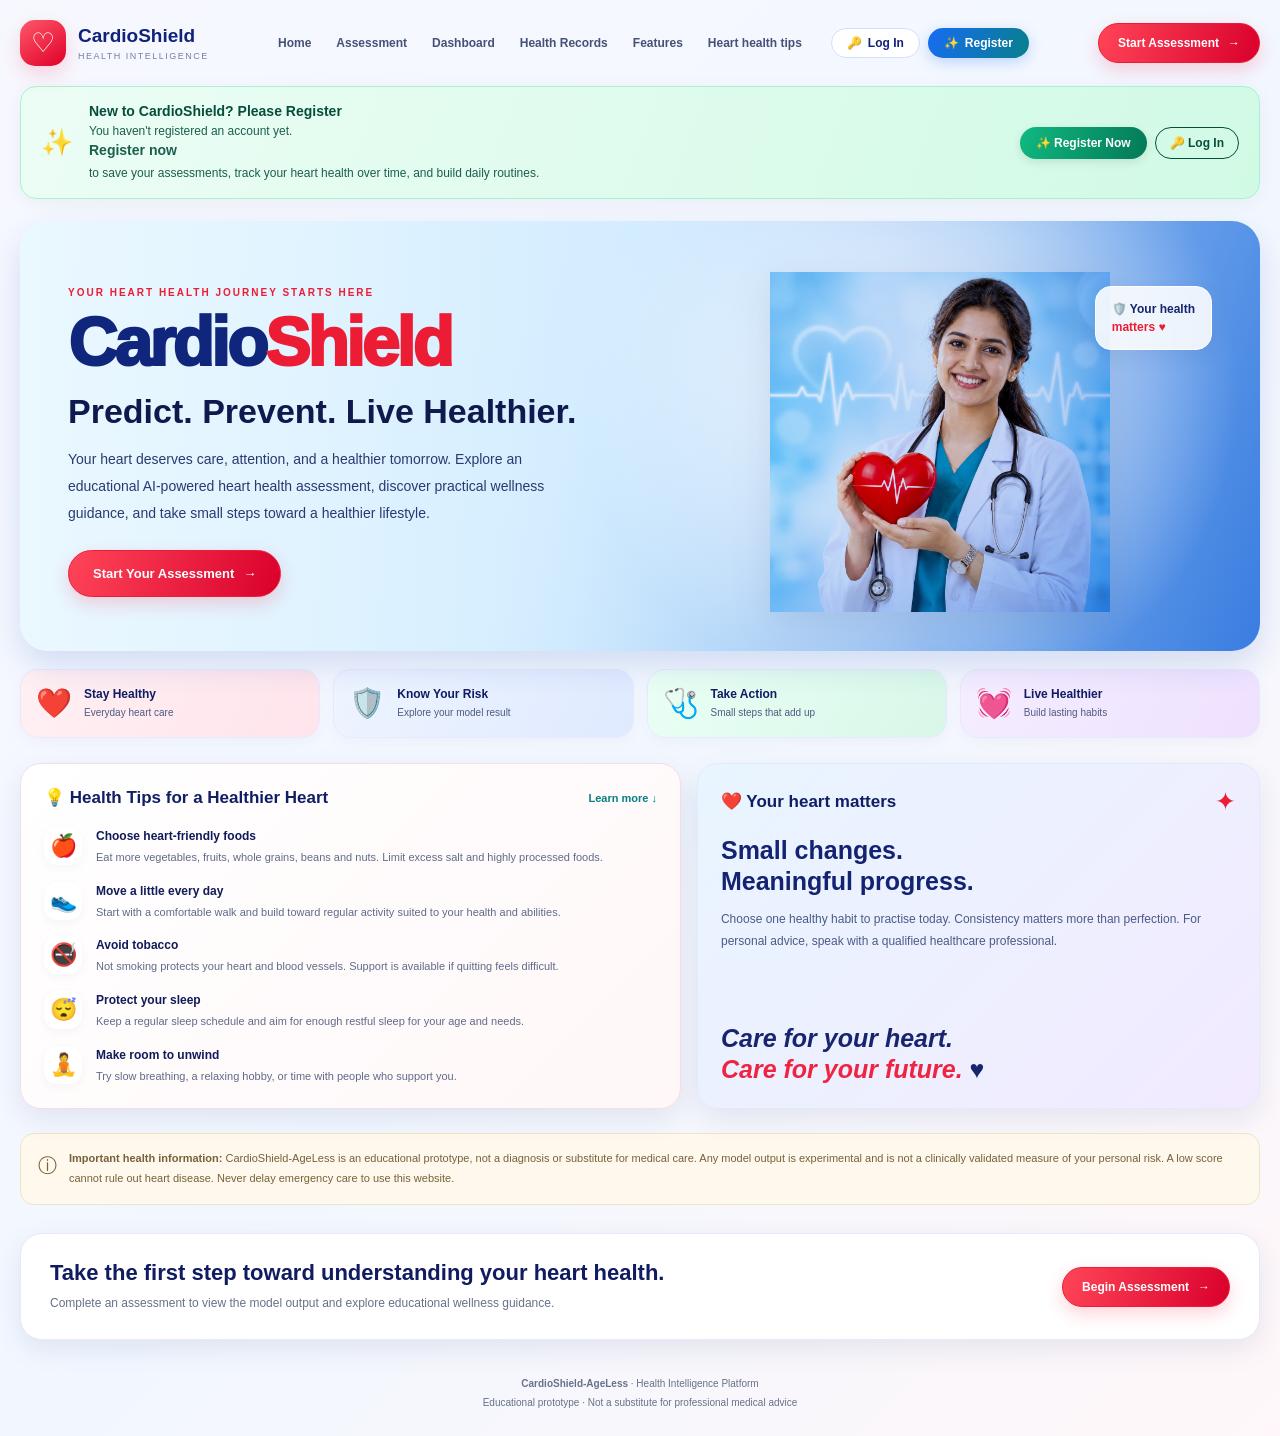
<file: index.html>
<!DOCTYPE html>
<html lang="en">
<head>
  <meta charset="UTF-8">
  <meta name="viewport" content="width=device-width, initial-scale=1">
  <meta name="theme-color" content="#101b61">
  <title>CardioShield-AgeLess | Your Heart, Your Future</title>
  <style>
    :root {
      --navy: #101b61;
      --blue: #176cf3;
      --red: #ed1c35;
      --teal: #087f80;
      --text: #141d52;
      --muted: #66718a;
      --line: #e7eafd;
      --shadow: 0 10px 28px rgba(27,43,105,.09);
    }
    * { box-sizing: border-box; }
    html { scroll-behavior: smooth; }
    body {
      margin: 0;
      font-family: Arial, Helvetica, sans-serif;
      color: var(--text);
      background: linear-gradient(135deg,#f7f8ff 0%,#f2f7ff 55%,#fff7f9 100%);
    }
    a { color: inherit; text-decoration: none; }
    .site-header {
      width: min(1240px, calc(100% - 40px));
      margin: 0 auto;
      padding: 20px 0;
      display: flex;
      align-items: center;
      justify-content: space-between;
      gap: 20px;
    }
    .brand { display: flex; align-items: center; gap: 12px; }
    .brand-logo {
      width: 46px; height: 46px; display: grid; place-items: center;
      border-radius: 15px; color: #fff; font-size: 27px;
      background: linear-gradient(145deg,#ff5869,#df0029);
      box-shadow: 0 8px 20px #f0445a35;
    }
    .brand-name { font-size: 19px; font-weight: 900; color: #10227a; }
    .brand-sub { margin-top: 4px; color: #7580a1; font-size: 9px; letter-spacing: 1.5px; }
    .nav { display: flex; align-items: center; gap: 25px; color: #465176; font-size: 12px; font-weight: 750; }
    .nav a:hover { color: var(--red); }
    .nav-profile-group { display: inline-flex; align-items: center; margin-left: 4px; }
    .button {
      display: inline-flex; align-items: center; justify-content: center; gap: 9px;
      border: 1px solid var(--line); border-radius: 999px; padding: 12px 19px;
      background: #fff; color: var(--navy); font-size: 12px; font-weight: 850;
      transition: transform .2s ease, box-shadow .2s ease;
    }
    .button:hover { transform: translateY(-2px); box-shadow: var(--shadow); }
    .button-primary {
      border-color: var(--red); color: #fff;
      background: linear-gradient(110deg,#ff4558,#d9002c);
      box-shadow: 0 7px 18px #f21b4230;
    }
    main { width: min(1240px, calc(100% - 40px)); margin: 0 auto; }
    .eyebrow { margin: 0 0 12px; color: var(--red); font-size: 10px; font-weight: 900; letter-spacing: 2px; }
    .hero {
      position: relative; display: grid; grid-template-columns: 1.05fr .95fr;
      align-items: center; min-height: 430px; overflow: hidden;
      border-radius: 28px; padding: 42px 48px 30px;
      background: linear-gradient(110deg,#eaf8ff 0%,#cdeaff 44%,#397de0 100%);
      box-shadow: 0 14px 32px rgba(37,83,183,.16); isolation: isolate;
    }
    .hero::before {
      content: ""; position: absolute; inset: 0; z-index: -1;
      background: radial-gradient(circle at 72% 40%,#fff9 0 13%,transparent 35%),
        linear-gradient(90deg,#eaf8ff 0%,#d8efffbb 42%,transparent 73%);
    }
    .hero-copy { position: relative; z-index: 2; max-width: 600px; }
    .hero-brand { margin: 0 0 16px; font-size: clamp(42px,5.3vw,72px); line-height: .98; letter-spacing: -3px; font-weight: 950; color: #10267d; }
    .hero-brand span { color: var(--red); }
    .hero-tagline { margin: 0 0 15px; font-size: clamp(23px,2.7vw,34px); line-height: 1.15; font-weight: 900; color: #10194d; }
    .hero-description { max-width: 500px; margin: 0 0 24px; color: #293a70; font-size: 14px; line-height: 1.9; }
    .hero-cta { padding: 15px 24px; font-size: 13px; }
    .hero-doctor-wrap { position: relative; min-height: 320px; display: flex; justify-content: center; align-items: flex-end; }
    .hero-doctor { display: block; width: 100%; height: 340px; max-width: 470px; object-fit: contain; object-position: center bottom; mix-blend-mode: multiply; filter: drop-shadow(0 10px 18px #183c7a20); }
    .hero-badge {
      position: absolute; top: 14px; right: 0; padding: 13px 16px;
      border: 1px solid #fff; border-radius: 16px; background: #ffffffdf;
      color: #13256e; font-size: 12px; line-height: 1.5; font-weight: 900;
      box-shadow: 0 6px 18px #143d7a16;
    }
    .hero-badge span { color: var(--red); }
    .section-label { display: flex; align-items: end; justify-content: space-between; gap: 16px; margin: 28px 0 14px; }
    .section-label h2 { margin: 0; color: #111e64; font-size: 21px; }
    .section-label p { margin: 6px 0 0; color: var(--muted); font-size: 12px; line-height: 1.6; }
    .feature-strip { display: grid; grid-template-columns: repeat(4,minmax(0,1fr)); gap: 13px; margin: 18px 0 25px; }
    .feature-tile { display: flex; align-items: center; gap: 12px; min-width: 0; padding: 17px 15px; border-radius: 18px; border: 1px solid var(--line); box-shadow: 0 5px 15px #1b2b6908; transition: transform .2s ease; }
    .feature-tile:hover { transform: translateY(-3px); }
    .feature-tile:nth-child(1) { background: linear-gradient(120deg,#fff0f3,#ffe4ec); }
    .feature-tile:nth-child(2) { background: linear-gradient(120deg,#eef4ff,#dfeaff); }
    .feature-tile:nth-child(3) { background: linear-gradient(120deg,#eafff5,#d8f7e9); }
    .feature-tile:nth-child(4) { background: linear-gradient(120deg,#f5edff,#eee1ff); }
    .feature-icon { font-size: 29px; line-height: 1; }
    .feature-tile strong { display: block; margin-bottom: 4px; color: #101d63; font-size: 12px; }
    .feature-tile small { display: block; color: #4d5a83; font-size: 10px; line-height: 1.5; }
    .tips-impact { display: grid; grid-template-columns: 1.08fr .92fr; gap: 16px; margin: 0 0 24px; }
    .tips-panel { padding: 23px; border-radius: 21px; border: 1px solid #f3dfe7; background: linear-gradient(135deg,#fff 0%,#fff7f8 100%); box-shadow: var(--shadow); }
    .tips-heading { display: flex; align-items: center; justify-content: space-between; gap: 10px; margin-bottom: 19px; }
    .tips-heading h2 { margin: 0; color: #111e64; font-size: 17px; }
    .tip-spark { font-size: 25px; color: var(--red); }
    .tip-list { display: grid; gap: 15px; }
    .tip-row { display: grid; grid-template-columns: 40px 1fr; gap: 12px; align-items: start; }
    .tip-emoji { width: 38px; height: 38px; display: grid; place-items: center; border-radius: 13px; background: #fff; font-size: 22px; box-shadow: 0 3px 10px #16286b0b; }
    .tip-row strong { display: block; margin: 2px 0 5px; color: #111b59; font-size: 12px; }
    .tip-row p { margin: 0; color: #606b88; font-size: 11px; line-height: 1.7; }
    .tip-side { display: flex; flex-direction: column; justify-content: space-between; border-color: #e2e8ff; background: linear-gradient(135deg,#e8f5ff,#f2eaff); }
    .tip-side h3 { margin: 0 0 10px; color: #132371; font-size: 25px; line-height: 1.25; }
    .tip-side p { margin: 0; color: #4c5b87; font-size: 12px; line-height: 1.85; }
    .tip-quote { margin-top: 25px; color: #17246e; font-size: 25px; line-height: 1.25; font-weight: 900; font-style: italic; }
    .tip-quote span { color: #ef2342; }
    .notice { display: flex; align-items: flex-start; gap: 12px; margin: 0 0 28px; padding: 15px 17px; border: 1px solid #f0e4c8; border-radius: 14px; background: #fff9ed; color: #78603a; font-size: 11px; line-height: 1.8; }
    .notice-icon { font-size: 19px; }
    .bottom-cta { display: flex; align-items: center; justify-content: space-between; gap: 22px; padding: 26px 29px; margin-bottom: 26px; border: 1px solid var(--line); border-radius: 22px; background: #fff; box-shadow: var(--shadow); }
    .bottom-cta h2 { margin: 0 0 7px; color: var(--navy); font-size: 22px; }
    .bottom-cta p { margin: 0; color: var(--muted); font-size: 12px; line-height: 1.7; }
    footer { padding: 8px 0 24px; text-align: center; color: var(--muted); font-size: 10px; line-height: 1.9; }
    @media (max-width: 1000px) {
      .hero { grid-template-columns: 1fr .8fr; padding: 32px 28px 20px; }
      .hero-doctor { height: 285px; }
      .feature-strip { grid-template-columns: repeat(2,minmax(0,1fr)); }
      .tips-impact { grid-template-columns: 1fr; }
    }
    @media (max-width: 700px) {
      .site-header { width: min(100% - 28px,1240px); flex-wrap: wrap; }
      .nav { order: 3; width: 100%; justify-content: space-between; gap: 10px; overflow-x: auto; padding: 5px 0; }
      .nav a { white-space: nowrap; }
      .header-cta { margin-left: auto; }
      main { width: min(100% - 28px,1240px); }
      .hero { grid-template-columns: 1fr; padding: 28px 22px 0; min-height: 0; }
      .hero-brand { font-size: 46px; letter-spacing: -2px; }
      .hero-tagline { font-size: 25px; }
      .hero-doctor-wrap { min-height: 205px; }
      .hero-doctor { height: 235px; max-width: 330px; }
      .hero-badge { top: 8px; right: 2px; }
      .feature-tile { padding: 13px 10px; }
      .feature-icon { font-size: 24px; }
      .tips-panel { padding: 18px; }
      .bottom-cta { align-items: flex-start; flex-direction: column; padding: 22px; }
    }
    @media (max-width: 390px) {
      .feature-strip { grid-template-columns: 1fr; }
      .nav { font-size: 11px; }
      .hero-brand { font-size: 39px; }
    }
  </style>
</head>
<body>
  <header class="site-header">
    <a class="brand" href="index.html" aria-label="CardioShield home">
      <span class="brand-logo">♡</span>
      <span>
        <span class="brand-name" style="display:block">CardioShield</span>
        <span class="brand-sub" style="display:block">HEALTH INTELLIGENCE</span>
      </span>
    </a>
    <nav class="nav" aria-label="Main navigation">
      <a href="#home">Home</a>
      <a href="assessment.html">Assessment</a>
      <a href="dashboard.html">Dashboard</a>
      <a href="health-records.html">Health Records</a>
      <a href="#features">Features</a>
      <a href="#heart-tips">Heart health tips</a>
      <div id="navProfileGroup" class="nav-profile-group"></div>
    </nav>
    <a class="button button-primary header-cta" href="assessment.html">Start Assessment <span aria-hidden="true">→</span></a>
  </header>

  <main>
    <div id="authStatusBanner" style="margin-bottom: 22px;"></div>
    <section class="hero" id="home" aria-label="CardioShield welcome">
      <div class="hero-copy">
        <p class="eyebrow">YOUR HEART HEALTH JOURNEY STARTS HERE</p>
        <h1 class="hero-brand">Cardio<span>Shield</span></h1>
        <p class="hero-tagline">Predict. Prevent. Live Healthier.</p>
        <p class="hero-description">Your heart deserves care, attention, and a healthier tomorrow. Explore an educational AI-powered heart health assessment, discover practical wellness guidance, and take small steps toward a healthier lifestyle.</p>
        <a class="button button-primary hero-cta" href="assessment.html">Start Your Assessment <span aria-hidden="true">→</span></a>
      </div>
      <div class="hero-doctor-wrap">
        <img class="hero-doctor" src="doctor-heart.png" alt="Illustration of a doctor wearing a stethoscope and holding a heart" onerror="this.style.display='none';this.parentElement.classList.add('image-missing')">
        <div class="hero-badge">🛡️ Your health<br><span>matters ♥</span></div>
      </div>
    </section>

    <section id="features" class="feature-strip" aria-label="CardioShield features">
      <a class="feature-tile" href="#heart-tips"><span class="feature-icon">❤️</span><span><strong>Stay Healthy</strong><small>Everyday heart care</small></span></a>
      <a class="feature-tile" href="assessment.html"><span class="feature-icon">🛡️</span><span><strong>Know Your Risk</strong><small>Explore your model result</small></span></a>
      <a class="feature-tile" href="#heart-tips"><span class="feature-icon">🩺</span><span><strong>Take Action</strong><small>Small steps that add up</small></span></a>
      <a class="feature-tile" href="#about"><span class="feature-icon">💓</span><span><strong>Live Healthier</strong><small>Build lasting habits</small></span></a>
    </section>

    <section class="tips-impact" id="heart-tips" aria-label="Heart health tips">
      <div class="tips-panel">
        <div class="tips-heading"><h2>💡 Health Tips for a Healthier Heart</h2><a href="#about" style="font-size:11px;font-weight:800;color:#087f80">Learn more ↓</a></div>
        <div class="tip-list">
          <div class="tip-row"><span class="tip-emoji">🍎</span><div><strong>Choose heart-friendly foods</strong><p>Eat more vegetables, fruits, whole grains, beans and nuts. Limit excess salt and highly processed foods.</p></div></div>
          <div class="tip-row"><span class="tip-emoji">👟</span><div><strong>Move a little every day</strong><p>Start with a comfortable walk and build toward regular activity suited to your health and abilities.</p></div></div>
          <div class="tip-row"><span class="tip-emoji">🚭</span><div><strong>Avoid tobacco</strong><p>Not smoking protects your heart and blood vessels. Support is available if quitting feels difficult.</p></div></div>
          <div class="tip-row"><span class="tip-emoji">😴</span><div><strong>Protect your sleep</strong><p>Keep a regular sleep schedule and aim for enough restful sleep for your age and needs.</p></div></div>
          <div class="tip-row"><span class="tip-emoji">🧘</span><div><strong>Make room to unwind</strong><p>Try slow breathing, a relaxing hobby, or time with people who support you.</p></div></div>
        </div>
      </div>
      <div class="tips-panel tip-side" id="about">
        <div>
          <div class="tips-heading"><h2>❤️ Your heart matters</h2><span class="tip-spark">✦</span></div>
          <h3>Small changes.<br>Meaningful progress.</h3>
          <p>Choose one healthy habit to practise today. Consistency matters more than perfection. For personal advice, speak with a qualified healthcare professional.</p>
        </div>
        <div class="tip-quote">Care for your heart.<br><span>Care for your future.</span> ♥</div>
      </div>
    </section>

    <div class="notice" role="note">
      <span class="notice-icon">ⓘ</span>
      <div><strong>Important health information:</strong> CardioShield-AgeLess is an educational prototype, not a diagnosis or substitute for medical care. Any model output is experimental and is not a clinically validated measure of your personal risk. A low score cannot rule out heart disease. Never delay emergency care to use this website.</div>
    </div>

    <section class="bottom-cta" aria-label="Begin assessment">
      <div>
        <h2>Take the first step toward understanding your heart health.</h2>
        <p>Complete an assessment to view the model output and explore educational wellness guidance.</p>
      </div>
      <a class="button button-primary" href="assessment.html">Begin Assessment <span aria-hidden="true">→</span></a>
    </section>
  </main>

  <footer>
    <strong>CardioShield-AgeLess</strong> · Health Intelligence Platform<br>
    Educational prototype · Not a substitute for professional medical advice
  </footer>
  <script src="auth.js"></script>
</body>
</html>
</file>
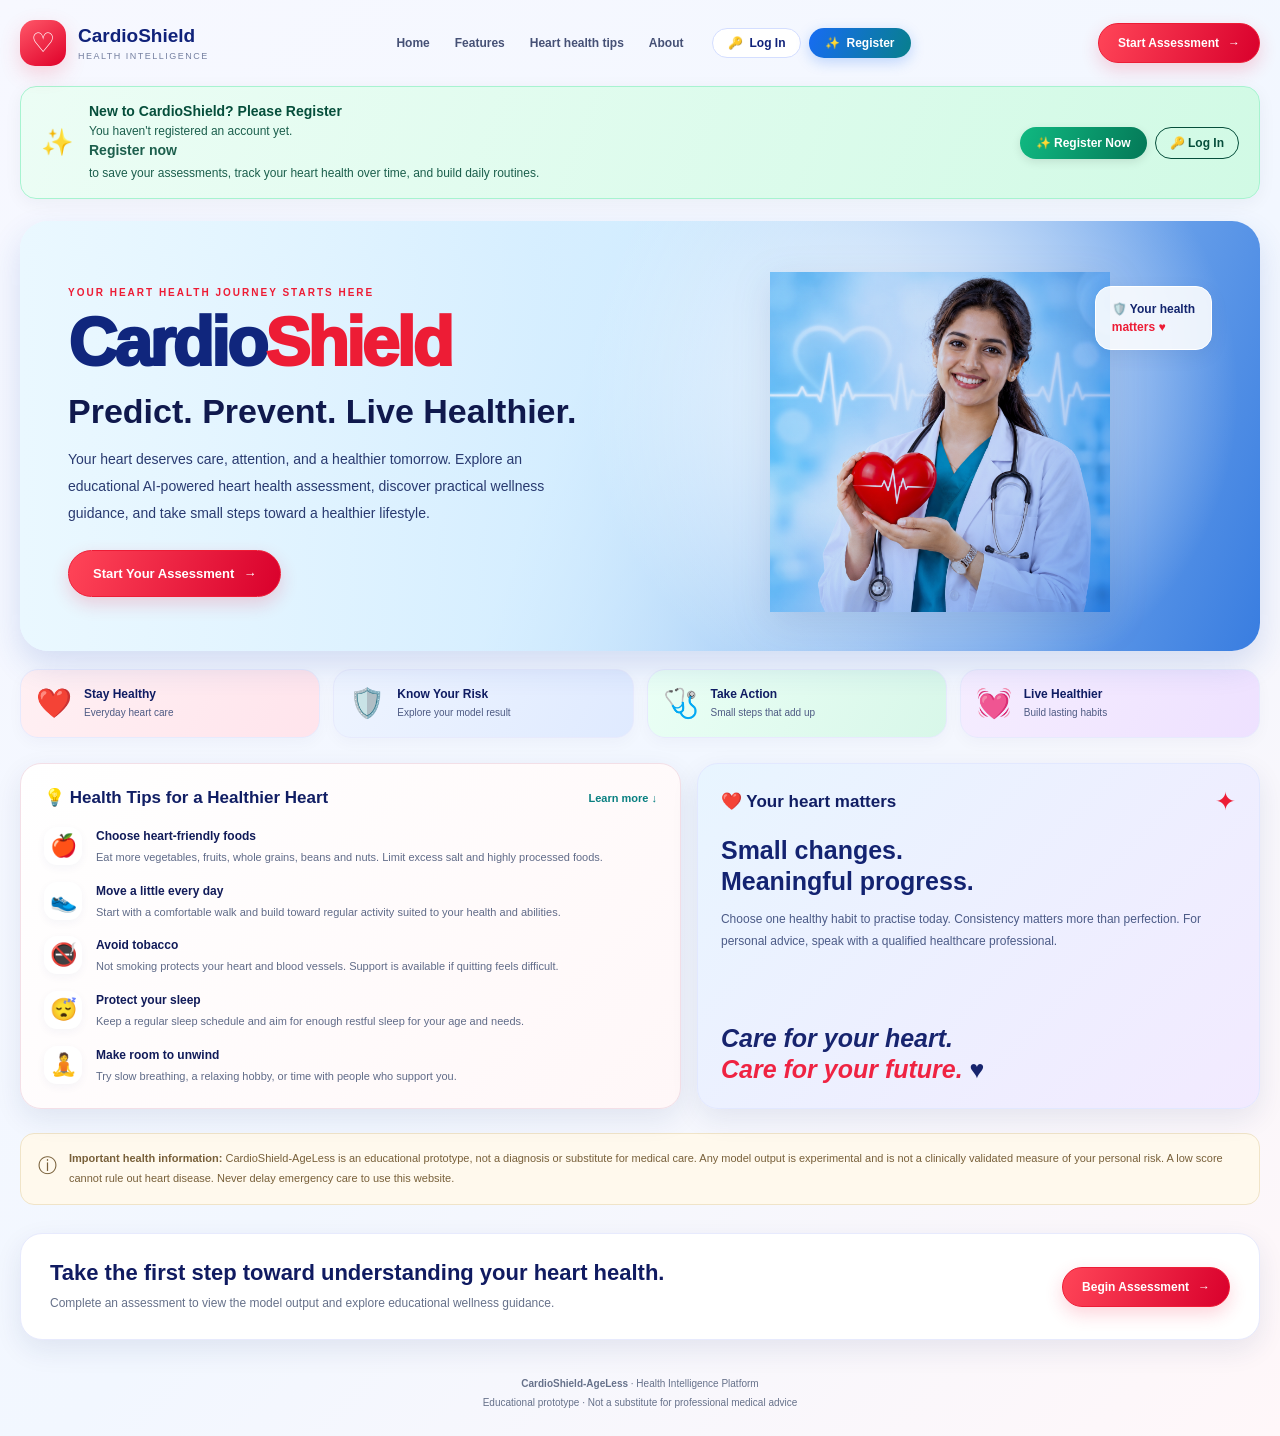
<file: CardioShield_index_homepage.html>
<!DOCTYPE html>
<html lang="en">
<head>
  <meta charset="UTF-8">
  <meta name="viewport" content="width=device-width, initial-scale=1">
  <meta name="theme-color" content="#101b61">
  <title>CardioShield-AgeLess | Your Heart, Your Future</title>
  <style>
    :root {
      --navy: #101b61;
      --blue: #176cf3;
      --red: #ed1c35;
      --teal: #087f80;
      --text: #141d52;
      --muted: #66718a;
      --line: #e7eafd;
      --shadow: 0 10px 28px rgba(27,43,105,.09);
    }
    * { box-sizing: border-box; }
    html { scroll-behavior: smooth; }
    body {
      margin: 0;
      font-family: Arial, Helvetica, sans-serif;
      color: var(--text);
      background: linear-gradient(135deg,#f7f8ff 0%,#f2f7ff 55%,#fff7f9 100%);
    }
    a { color: inherit; text-decoration: none; }
    .site-header {
      width: min(1240px, calc(100% - 40px));
      margin: 0 auto;
      padding: 20px 0;
      display: flex;
      align-items: center;
      justify-content: space-between;
      gap: 20px;
    }
    .brand { display: flex; align-items: center; gap: 12px; }
    .brand-logo {
      width: 46px; height: 46px; display: grid; place-items: center;
      border-radius: 15px; color: #fff; font-size: 27px;
      background: linear-gradient(145deg,#ff5869,#df0029);
      box-shadow: 0 8px 20px #f0445a35;
    }
    .brand-name { font-size: 19px; font-weight: 900; color: #10227a; }
    .brand-sub { margin-top: 4px; color: #7580a1; font-size: 9px; letter-spacing: 1.5px; }
    .nav { display: flex; align-items: center; gap: 25px; color: #465176; font-size: 12px; font-weight: 750; }
    .nav a:hover { color: var(--red); }
    .nav-profile-group { display: inline-flex; align-items: center; margin-left: 4px; }
    .button {
      display: inline-flex; align-items: center; justify-content: center; gap: 9px;
      border: 1px solid var(--line); border-radius: 999px; padding: 12px 19px;
      background: #fff; color: var(--navy); font-size: 12px; font-weight: 850;
      transition: transform .2s ease, box-shadow .2s ease;
    }
    .button:hover { transform: translateY(-2px); box-shadow: var(--shadow); }
    .button-primary {
      border-color: var(--red); color: #fff;
      background: linear-gradient(110deg,#ff4558,#d9002c);
      box-shadow: 0 7px 18px #f21b4230;
    }
    main { width: min(1240px, calc(100% - 40px)); margin: 0 auto; }
    .eyebrow { margin: 0 0 12px; color: var(--red); font-size: 10px; font-weight: 900; letter-spacing: 2px; }
    .hero {
      position: relative; display: grid; grid-template-columns: 1.05fr .95fr;
      align-items: center; min-height: 430px; overflow: hidden;
      border-radius: 28px; padding: 42px 48px 30px;
      background: linear-gradient(110deg,#eaf8ff 0%,#cdeaff 44%,#397de0 100%);
      box-shadow: 0 14px 32px rgba(37,83,183,.16); isolation: isolate;
    }
    .hero::before {
      content: ""; position: absolute; inset: 0; z-index: -1;
      background: radial-gradient(circle at 72% 40%,#fff9 0 13%,transparent 35%),
        linear-gradient(90deg,#eaf8ff 0%,#d8efffbb 42%,transparent 73%);
    }
    .hero-copy { position: relative; z-index: 2; max-width: 600px; }
    .hero-brand { margin: 0 0 16px; font-size: clamp(42px,5.3vw,72px); line-height: .98; letter-spacing: -3px; font-weight: 950; color: #10267d; }
    .hero-brand span { color: var(--red); }
    .hero-tagline { margin: 0 0 15px; font-size: clamp(23px,2.7vw,34px); line-height: 1.15; font-weight: 900; color: #10194d; }
    .hero-description { max-width: 500px; margin: 0 0 24px; color: #293a70; font-size: 14px; line-height: 1.9; }
    .hero-cta { padding: 15px 24px; font-size: 13px; }
    .hero-doctor-wrap { position: relative; min-height: 320px; display: flex; justify-content: center; align-items: flex-end; }
    .hero-doctor { display: block; width: 100%; height: 340px; max-width: 470px; object-fit: contain; object-position: center bottom; mix-blend-mode: multiply; filter: drop-shadow(0 10px 18px #183c7a20); }
    .hero-badge {
      position: absolute; top: 14px; right: 0; padding: 13px 16px;
      border: 1px solid #fff; border-radius: 16px; background: #ffffffdf;
      color: #13256e; font-size: 12px; line-height: 1.5; font-weight: 900;
      box-shadow: 0 6px 18px #143d7a16;
    }
    .hero-badge span { color: var(--red); }
    .section-label { display: flex; align-items: end; justify-content: space-between; gap: 16px; margin: 28px 0 14px; }
    .section-label h2 { margin: 0; color: #111e64; font-size: 21px; }
    .section-label p { margin: 6px 0 0; color: var(--muted); font-size: 12px; line-height: 1.6; }
    .feature-strip { display: grid; grid-template-columns: repeat(4,minmax(0,1fr)); gap: 13px; margin: 18px 0 25px; }
    .feature-tile { display: flex; align-items: center; gap: 12px; min-width: 0; padding: 17px 15px; border-radius: 18px; border: 1px solid var(--line); box-shadow: 0 5px 15px #1b2b6908; transition: transform .2s ease; }
    .feature-tile:hover { transform: translateY(-3px); }
    .feature-tile:nth-child(1) { background: linear-gradient(120deg,#fff0f3,#ffe4ec); }
    .feature-tile:nth-child(2) { background: linear-gradient(120deg,#eef4ff,#dfeaff); }
    .feature-tile:nth-child(3) { background: linear-gradient(120deg,#eafff5,#d8f7e9); }
    .feature-tile:nth-child(4) { background: linear-gradient(120deg,#f5edff,#eee1ff); }
    .feature-icon { font-size: 29px; line-height: 1; }
    .feature-tile strong { display: block; margin-bottom: 4px; color: #101d63; font-size: 12px; }
    .feature-tile small { display: block; color: #4d5a83; font-size: 10px; line-height: 1.5; }
    .tips-impact { display: grid; grid-template-columns: 1.08fr .92fr; gap: 16px; margin: 0 0 24px; }
    .tips-panel { padding: 23px; border-radius: 21px; border: 1px solid #f3dfe7; background: linear-gradient(135deg,#fff 0%,#fff7f8 100%); box-shadow: var(--shadow); }
    .tips-heading { display: flex; align-items: center; justify-content: space-between; gap: 10px; margin-bottom: 19px; }
    .tips-heading h2 { margin: 0; color: #111e64; font-size: 17px; }
    .tip-spark { font-size: 25px; color: var(--red); }
    .tip-list { display: grid; gap: 15px; }
    .tip-row { display: grid; grid-template-columns: 40px 1fr; gap: 12px; align-items: start; }
    .tip-emoji { width: 38px; height: 38px; display: grid; place-items: center; border-radius: 13px; background: #fff; font-size: 22px; box-shadow: 0 3px 10px #16286b0b; }
    .tip-row strong { display: block; margin: 2px 0 5px; color: #111b59; font-size: 12px; }
    .tip-row p { margin: 0; color: #606b88; font-size: 11px; line-height: 1.7; }
    .tip-side { display: flex; flex-direction: column; justify-content: space-between; border-color: #e2e8ff; background: linear-gradient(135deg,#e8f5ff,#f2eaff); }
    .tip-side h3 { margin: 0 0 10px; color: #132371; font-size: 25px; line-height: 1.25; }
    .tip-side p { margin: 0; color: #4c5b87; font-size: 12px; line-height: 1.85; }
    .tip-quote { margin-top: 25px; color: #17246e; font-size: 25px; line-height: 1.25; font-weight: 900; font-style: italic; }
    .tip-quote span { color: #ef2342; }
    .notice { display: flex; align-items: flex-start; gap: 12px; margin: 0 0 28px; padding: 15px 17px; border: 1px solid #f0e4c8; border-radius: 14px; background: #fff9ed; color: #78603a; font-size: 11px; line-height: 1.8; }
    .notice-icon { font-size: 19px; }
    .bottom-cta { display: flex; align-items: center; justify-content: space-between; gap: 22px; padding: 26px 29px; margin-bottom: 26px; border: 1px solid var(--line); border-radius: 22px; background: #fff; box-shadow: var(--shadow); }
    .bottom-cta h2 { margin: 0 0 7px; color: var(--navy); font-size: 22px; }
    .bottom-cta p { margin: 0; color: var(--muted); font-size: 12px; line-height: 1.7; }
    footer { padding: 8px 0 24px; text-align: center; color: var(--muted); font-size: 10px; line-height: 1.9; }
    @media (max-width: 1000px) {
      .hero { grid-template-columns: 1fr .8fr; padding: 32px 28px 20px; }
      .hero-doctor { height: 285px; }
      .feature-strip { grid-template-columns: repeat(2,minmax(0,1fr)); }
      .tips-impact { grid-template-columns: 1fr; }
    }
    @media (max-width: 700px) {
      .site-header { width: min(100% - 28px,1240px); flex-wrap: wrap; }
      .nav { order: 3; width: 100%; justify-content: space-between; gap: 10px; overflow-x: auto; padding: 5px 0; }
      .nav a { white-space: nowrap; }
      .header-cta { margin-left: auto; }
      main { width: min(100% - 28px,1240px); }
      .hero { grid-template-columns: 1fr; padding: 28px 22px 0; min-height: 0; }
      .hero-brand { font-size: 46px; letter-spacing: -2px; }
      .hero-tagline { font-size: 25px; }
      .hero-doctor-wrap { min-height: 205px; }
      .hero-doctor { height: 235px; max-width: 330px; }
      .hero-badge { top: 8px; right: 2px; }
      .feature-tile { padding: 13px 10px; }
      .feature-icon { font-size: 24px; }
      .tips-panel { padding: 18px; }
      .bottom-cta { align-items: flex-start; flex-direction: column; padding: 22px; }
    }
    @media (max-width: 390px) {
      .feature-strip { grid-template-columns: 1fr; }
      .nav { font-size: 11px; }
      .hero-brand { font-size: 39px; }
    }
  </style>
</head>
<body>
  <header class="site-header">
    <a class="brand" href="index.html" aria-label="CardioShield home">
      <span class="brand-logo">♡</span>
      <span>
        <span class="brand-name" style="display:block">CardioShield</span>
        <span class="brand-sub" style="display:block">HEALTH INTELLIGENCE</span>
      </span>
    </a>
    <nav class="nav" aria-label="Main navigation">
      <a href="#home">Home</a>
      <a href="#features">Features</a>
      <a href="#heart-tips">Heart health tips</a>
      <a href="#about">About</a>
      <div id="navProfileGroup" class="nav-profile-group"></div>
    </nav>
    <a class="button button-primary header-cta" href="assessment.html">Start Assessment <span aria-hidden="true">→</span></a>
  </header>

  <main>
    <div id="authStatusBanner" style="margin-bottom: 22px;"></div>
    <section class="hero" id="home" aria-label="CardioShield welcome">
      <div class="hero-copy">
        <p class="eyebrow">YOUR HEART HEALTH JOURNEY STARTS HERE</p>
        <h1 class="hero-brand">Cardio<span>Shield</span></h1>
        <p class="hero-tagline">Predict. Prevent. Live Healthier.</p>
        <p class="hero-description">Your heart deserves care, attention, and a healthier tomorrow. Explore an educational AI-powered heart health assessment, discover practical wellness guidance, and take small steps toward a healthier lifestyle.</p>
        <a class="button button-primary hero-cta" href="assessment.html">Start Your Assessment <span aria-hidden="true">→</span></a>
      </div>
      <div class="hero-doctor-wrap">
        <img class="hero-doctor" src="doctor-heart.png" alt="Illustration of a doctor wearing a stethoscope and holding a heart" onerror="this.style.display='none';this.parentElement.classList.add('image-missing')">
        <div class="hero-badge">🛡️ Your health<br><span>matters ♥</span></div>
      </div>
    </section>

    <section id="features" class="feature-strip" aria-label="CardioShield features">
      <a class="feature-tile" href="#heart-tips"><span class="feature-icon">❤️</span><span><strong>Stay Healthy</strong><small>Everyday heart care</small></span></a>
      <a class="feature-tile" href="assessment.html"><span class="feature-icon">🛡️</span><span><strong>Know Your Risk</strong><small>Explore your model result</small></span></a>
      <a class="feature-tile" href="#heart-tips"><span class="feature-icon">🩺</span><span><strong>Take Action</strong><small>Small steps that add up</small></span></a>
      <a class="feature-tile" href="#about"><span class="feature-icon">💓</span><span><strong>Live Healthier</strong><small>Build lasting habits</small></span></a>
    </section>

    <section class="tips-impact" id="heart-tips" aria-label="Heart health tips">
      <div class="tips-panel">
        <div class="tips-heading"><h2>💡 Health Tips for a Healthier Heart</h2><a href="#about" style="font-size:11px;font-weight:800;color:#087f80">Learn more ↓</a></div>
        <div class="tip-list">
          <div class="tip-row"><span class="tip-emoji">🍎</span><div><strong>Choose heart-friendly foods</strong><p>Eat more vegetables, fruits, whole grains, beans and nuts. Limit excess salt and highly processed foods.</p></div></div>
          <div class="tip-row"><span class="tip-emoji">👟</span><div><strong>Move a little every day</strong><p>Start with a comfortable walk and build toward regular activity suited to your health and abilities.</p></div></div>
          <div class="tip-row"><span class="tip-emoji">🚭</span><div><strong>Avoid tobacco</strong><p>Not smoking protects your heart and blood vessels. Support is available if quitting feels difficult.</p></div></div>
          <div class="tip-row"><span class="tip-emoji">😴</span><div><strong>Protect your sleep</strong><p>Keep a regular sleep schedule and aim for enough restful sleep for your age and needs.</p></div></div>
          <div class="tip-row"><span class="tip-emoji">🧘</span><div><strong>Make room to unwind</strong><p>Try slow breathing, a relaxing hobby, or time with people who support you.</p></div></div>
        </div>
      </div>
      <div class="tips-panel tip-side" id="about">
        <div>
          <div class="tips-heading"><h2>❤️ Your heart matters</h2><span class="tip-spark">✦</span></div>
          <h3>Small changes.<br>Meaningful progress.</h3>
          <p>Choose one healthy habit to practise today. Consistency matters more than perfection. For personal advice, speak with a qualified healthcare professional.</p>
        </div>
        <div class="tip-quote">Care for your heart.<br><span>Care for your future.</span> ♥</div>
      </div>
    </section>

    <div class="notice" role="note">
      <span class="notice-icon">ⓘ</span>
      <div><strong>Important health information:</strong> CardioShield-AgeLess is an educational prototype, not a diagnosis or substitute for medical care. Any model output is experimental and is not a clinically validated measure of your personal risk. A low score cannot rule out heart disease. Never delay emergency care to use this website.</div>
    </div>

    <section class="bottom-cta" aria-label="Begin assessment">
      <div>
        <h2>Take the first step toward understanding your heart health.</h2>
        <p>Complete an assessment to view the model output and explore educational wellness guidance.</p>
      </div>
      <a class="button button-primary" href="assessment.html">Begin Assessment <span aria-hidden="true">→</span></a>
    </section>
  </main>

  <footer>
    <strong>CardioShield-AgeLess</strong> · Health Intelligence Platform<br>
    Educational prototype · Not a substitute for professional medical advice
  </footer>
  <script src="auth.js"></script>
</body>
</html>
</file>
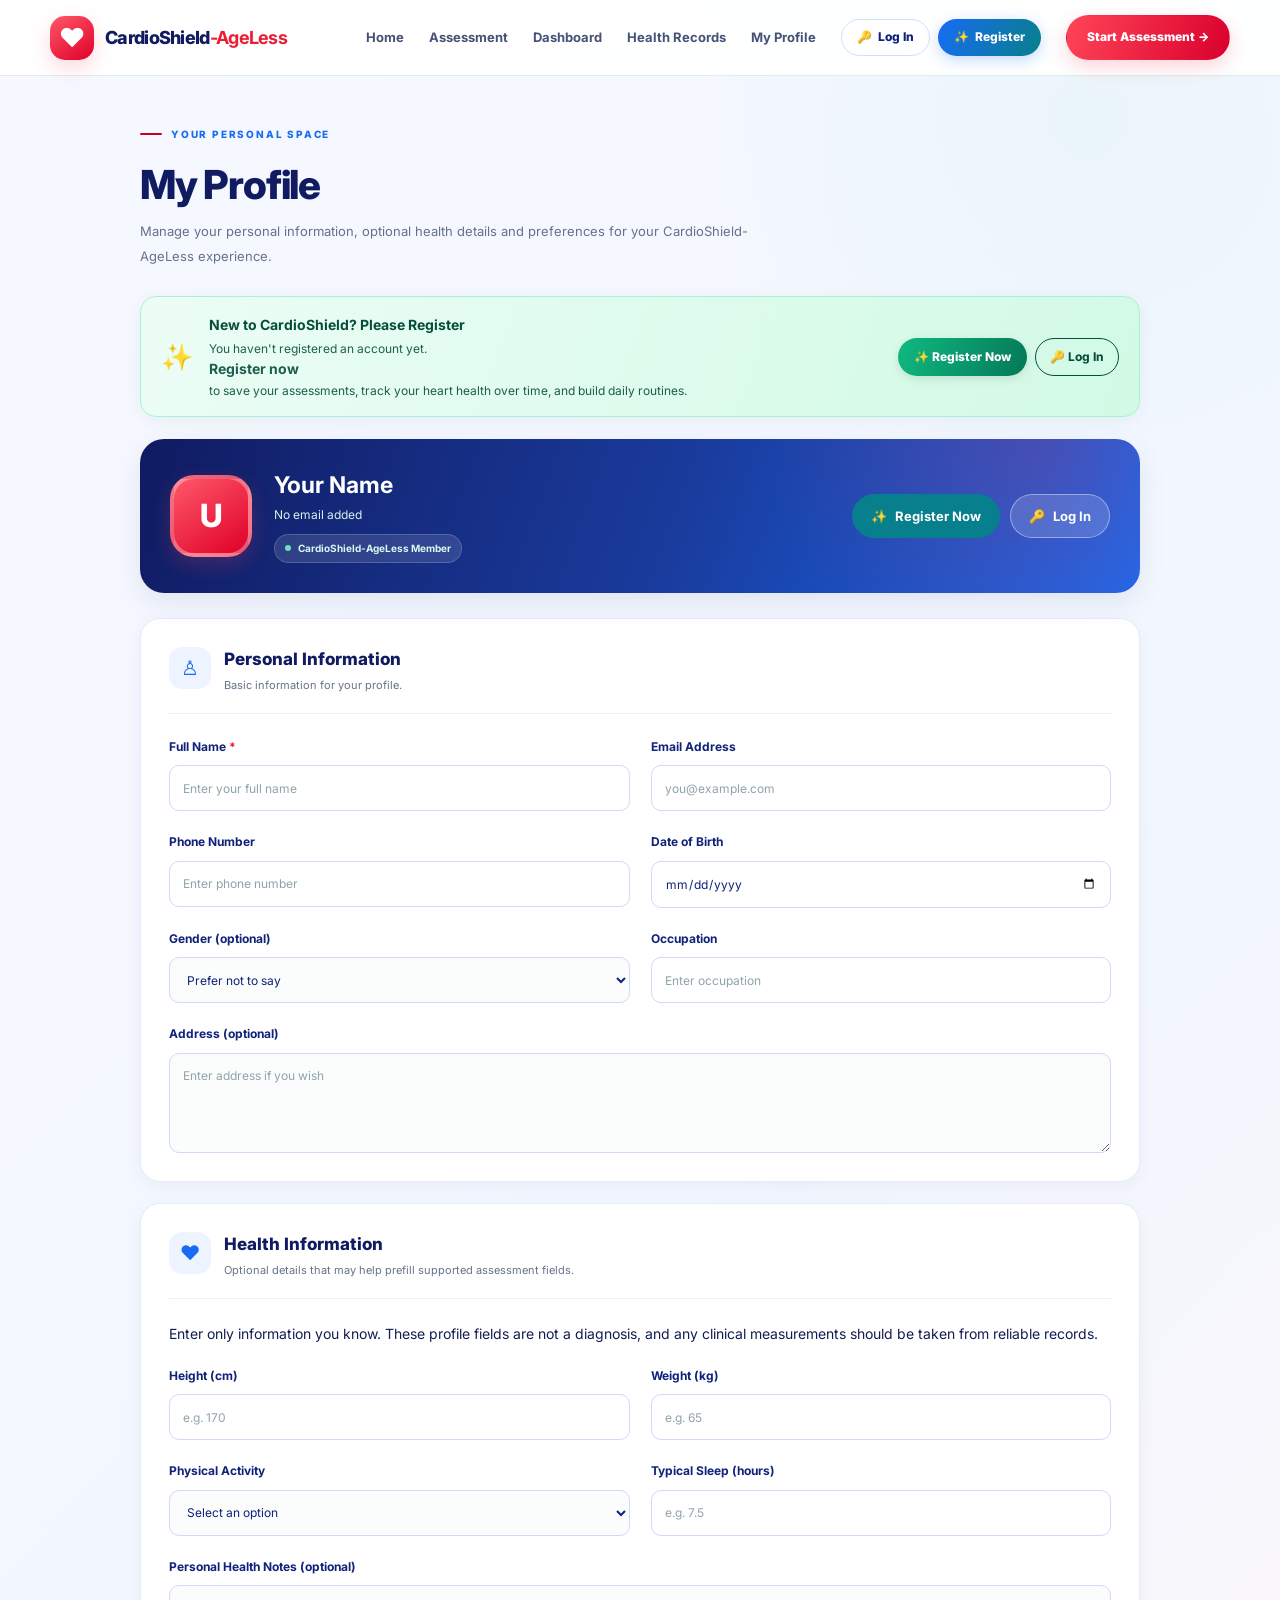
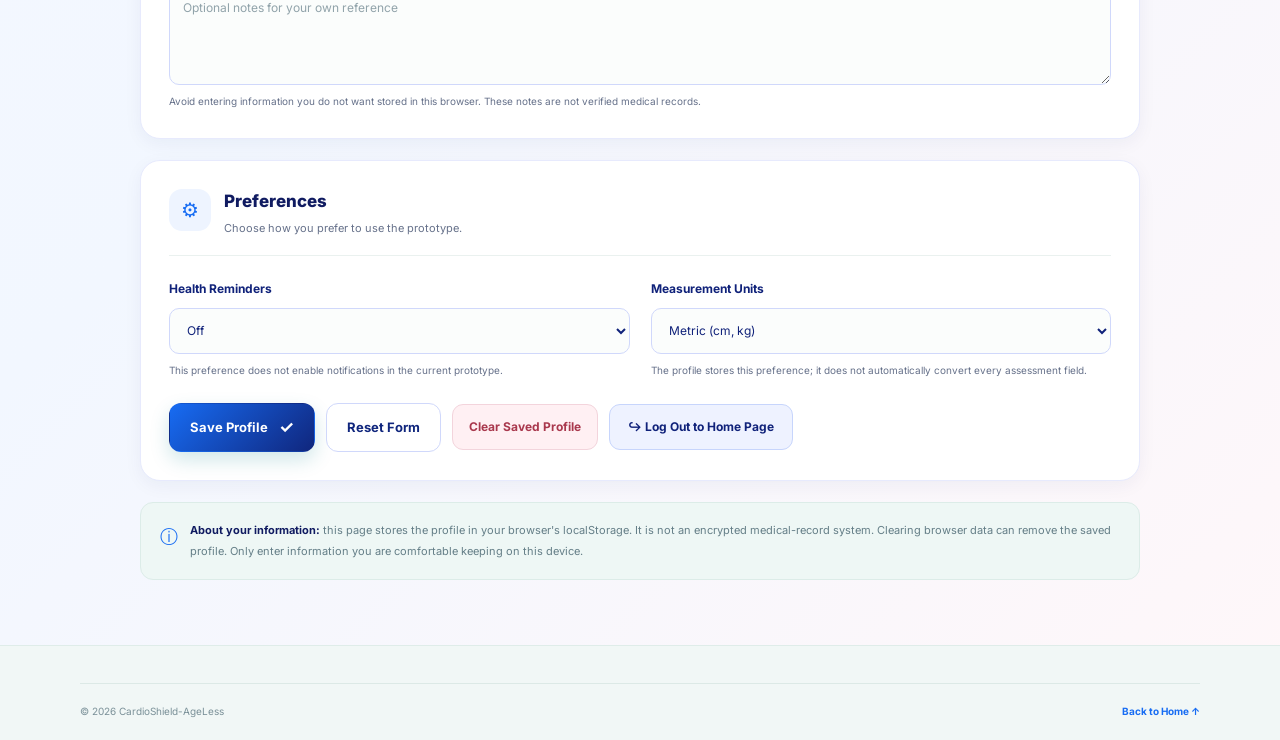
<file: profile.html>
<!DOCTYPE html>
<html lang="en">
<head>
    <meta charset="UTF-8">
    <meta name="viewport" content="width=device-width, initial-scale=1.0">
    <meta name="theme-color" content="#f6faf9">

    <title>My Profile | CardioShield-AgeLess</title>

    <link rel="stylesheet" href="./styles.css">

    <link rel="preconnect" href="https://fonts.googleapis.com">
    <link rel="preconnect" href="https://fonts.gstatic.com" crossorigin>
    <link
        href="https://fonts.googleapis.com/css2?family=Inter:wght@400;500;600;700;800&display=swap"
        rel="stylesheet"
    >

    <style>
        .profile-page {
            width: min(1000px, calc(100% - 40px));
            margin: 42px auto 65px;
        }

        .profile-intro {
            margin-bottom: 28px;
        }

        .profile-intro h1 {
            margin-bottom: 9px;
            color: var(--navy);
            font-size: clamp(30px, 4vw, 40px);
            font-weight: 800;
            letter-spacing: -1.2px;
            line-height: 1.25;
        }

        .profile-intro p {
            max-width: 650px;
            color: var(--muted);
            font-size: 13px;
            line-height: 1.9;
        }

        .profile-banner {
            position: relative;
            overflow: hidden;
            margin-bottom: 25px;
            padding: 30px;

            display: flex;
            align-items: center;
            gap: 22px;

            color: white;
            background:
                radial-gradient(
                    circle at 90% 0%,
                    rgba(237, 28, 53, .22),
                    transparent 17rem
                ),
                linear-gradient(110deg, #101b61 0%, #1a3c9e 55%, #176cf3 100%);

            border-radius: 24px;
            box-shadow: var(--shadow);
        }

        .profile-avatar {
            width: 82px;
            height: 82px;
            flex: 0 0 82px;

            display: flex;
            align-items: center;
            justify-content: center;

            color: #ffffff;
            background: linear-gradient(145deg, #ff5869, #df0029);
            border: 4px solid rgba(255, 255, 255, .32);
            border-radius: 24px;

            font-size: 32px;
            font-weight: 800;
            text-transform: uppercase;
            box-shadow: 0 8px 20px #f0445a35;
        }

        .profile-banner h2 {
            margin-bottom: 4px;
            color: #ffffff;
            font-size: 23px;
            line-height: 1.4;
            overflow-wrap: anywhere;
        }

        .profile-banner .profile-email {
            margin-bottom: 8px;
            color: #d8f0ee;
            font-size: 12px;
            overflow-wrap: anywhere;
        }

        .member-label {
            display: inline-flex;
            align-items: center;
            gap: 7px;
            padding: 5px 10px;

            color: #d6faf2;
            background: rgba(255, 255, 255, .12);
            border: 1px solid rgba(255, 255, 255, .17);
            border-radius: 30px;

            font-size: 10px;
            font-weight: 700;
        }

        .member-label span {
            width: 6px;
            height: 6px;
            background: #69e1c2;
            border-radius: 50%;
        }

        .profile-message {
            display: none;
            margin-bottom: 22px;
            padding: 15px 17px;

            color: #176a55;
            background: #e7f7f0;
            border: 1px solid #ccebdc;
            border-radius: 12px;

            font-size: 12px;
            line-height: 1.7;
        }

        .profile-message.error {
            color: #a82f49;
            background: #fff0f3;
            border-color: #f4d0d9;
        }

        .profile-card {
            margin-bottom: 21px;
            padding: 28px;

            background: var(--surface);
            border: 1px solid var(--border);
            border-radius: 20px;
            box-shadow: var(--shadow-sm);
        }

        .profile-card-heading {
            margin-bottom: 23px;
            padding-bottom: 17px;

            display: flex;
            align-items: flex-start;
            gap: 13px;

            border-bottom: 1px solid #eaf1ef;
        }

        .profile-card-icon {
            width: 42px;
            height: 42px;
            flex: 0 0 42px;

            display: flex;
            align-items: center;
            justify-content: center;

            color: var(--primary);
            background: var(--primary-light);
            border-radius: 13px;

            font-size: 20px;
        }

        .profile-card-heading h2 {
            margin-bottom: 4px;
            color: var(--navy);
            font-size: 17px;
            font-weight: 800;
            line-height: 1.5;
        }

        .profile-card-heading p {
            color: var(--muted);
            font-size: 11px;
            line-height: 1.8;
        }

        .profile-grid {
            display: grid;
            grid-template-columns: repeat(2, minmax(0, 1fr));
            gap: 21px;
        }

        .profile-field {
            min-width: 0;
            display: flex;
            flex-direction: column;
            gap: 8px;
        }

        .profile-field.full {
            grid-column: 1 / -1;
        }

        .profile-field label {
            color: var(--text-dark);
            font-size: 12px;
            font-weight: 700;
        }

        .profile-field input,
        .profile-field select,
        .profile-field textarea {
            width: 100%;
            min-height: 46px;
            padding: 12px 13px;

            color: var(--text-dark);
            background: #fbfdfc;
            border: 1px solid var(--border-strong);
            border-radius: 10px;

            font-size: 12px;
            line-height: 1.6;

            transition:
                border-color 180ms ease,
                box-shadow 180ms ease,
                background 180ms ease;
        }

        .profile-field input:focus,
        .profile-field select:focus,
        .profile-field textarea:focus {
            outline: none;
            background: #ffffff;
            border-color: var(--primary);
            box-shadow: 0 0 0 3px rgba(8, 127, 140, .1);
        }

        .profile-field textarea {
            min-height: 100px;
            resize: vertical;
        }

        .profile-field input::placeholder,
        .profile-field textarea::placeholder {
            color: #91a3aa;
        }

        .profile-field .field-hint {
            color: var(--muted);
            font-size: 10px;
            line-height: 1.7;
        }

        .required-mark {
            color: var(--danger);
        }

        .profile-actions {
            display: flex;
            align-items: center;
            flex-wrap: wrap;
            gap: 11px;
            margin-top: 24px;
        }

        .profile-actions button {
            font-family: inherit;
        }

        .profile-clear-button {
            min-height: 46px;
            padding: 12px 16px;

            color: #a9384d;
            background: var(--danger-soft);
            border: 1px solid #f3d4dc;
            border-radius: 11px;

            font-size: 12px;
            font-weight: 700;
            cursor: pointer;

            transition: background 180ms ease;
        }

        .profile-clear-button:hover {
            background: #ffe3e9;
        }

        .banner-actions {
            margin-left: auto;
            display: flex;
            align-items: center;
            gap: 10px;
        }

        .banner-logout-btn {
            display: inline-flex;
            align-items: center;
            gap: 8px;
            padding: 10px 18px;
            border-radius: 999px;
            border: 1px solid rgba(255, 255, 255, 0.4);
            background: rgba(255, 255, 255, 0.15);
            color: #ffffff;
            font-size: 13px;
            font-weight: 700;
            cursor: pointer;
            backdrop-filter: blur(8px);
            transition: all 0.2s ease;
            font-family: inherit;
        }

        .banner-logout-btn:hover {
            background: rgba(255, 255, 255, 0.28);
            border-color: #ffffff;
            transform: translateY(-1px);
        }

        .profile-logout-button {
            min-height: 46px;
            padding: 12px 18px;
            color: #10227a;
            background: #eef2ff;
            border: 1px solid #c7d5fc;
            border-radius: 11px;
            font-size: 12px;
            font-weight: 700;
            cursor: pointer;
            display: inline-flex;
            align-items: center;
            justify-content: center;
            gap: 8px;
            transition: all 180ms ease;
            font-family: inherit;
        }

        .profile-logout-button:hover {
            background: #dfe8fc;
            color: #0b1859;
            transform: translateY(-1px);
        }

        .profile-privacy-note {
            margin-top: 20px;
            padding: 17px 19px;

            display: flex;
            align-items: flex-start;
            gap: 12px;

            color: #647e87;
            background: #eef7f5;
            border: 1px solid #dcece8;
            border-radius: 13px;

            font-size: 11px;
            line-height: 1.9;
        }

        .profile-privacy-note strong {
            color: var(--navy);
        }

        .profile-privacy-icon {
            color: var(--primary);
            font-size: 18px;
        }

        @media (max-width: 760px) {
            .profile-page {
                margin-top: 30px;
            }

            .profile-banner {
                padding: 24px;
            }

            .profile-card {
                padding: 23px;
            }
        }

        @media (max-width: 520px) {
            .profile-page {
                width: calc(100% - 30px);
                margin-top: 25px;
            }

            .profile-banner {
                padding: 20px;
                align-items: flex-start;
                gap: 15px;
                border-radius: 19px;
            }

            .profile-avatar {
                width: 58px;
                height: 58px;
                flex-basis: 58px;
                border-radius: 17px;
                font-size: 24px;
            }

            .profile-banner h2 {
                font-size: 19px;
            }

            .profile-card {
                padding: 19px;
                border-radius: 16px;
            }

            .profile-grid {
                grid-template-columns: minmax(0, 1fr);
                gap: 17px;
            }

            .profile-field.full {
                grid-column: auto;
            }

            .profile-actions {
                align-items: stretch;
                flex-direction: column;
            }

            .profile-actions button,
            .profile-actions a {
                width: 100%;
            }

            .profile-privacy-note {
                padding: 14px;
            }

            .profile-banner {
                flex-direction: column;
                align-items: flex-start;
            }

            .banner-actions {
                margin-left: 0;
                width: 100%;
                margin-top: 14px;
            }

            .banner-logout-btn {
                width: 100%;
                justify-content: center;
            }
        }
    </style>
</head>

<body>

    <!-- NAVIGATION -->
    <header class="navbar">
        <a href="index.html#home" class="brand">
            <span class="brand-icon" aria-hidden="true">♥</span>
            <span>CardioShield<span class="brand-light">-AgeLess</span></span>
        </a>

        <button
            class="menu-toggle"
            id="menuToggle"
            type="button"
            aria-label="Toggle navigation"
            aria-controls="navLinks"
            aria-expanded="false"
        >
            <span></span>
            <span></span>
            <span></span>
        </button>

        <nav class="nav-links" id="navLinks" aria-label="Main navigation">
            <a href="index.html">Home</a>
            <a href="assessment.html">Assessment</a>
            <a href="dashboard.html">Dashboard</a>
            <a href="health-records.html">Health Records</a>
            <a href="profile.html" aria-current="page">My Profile</a>
            <div id="navProfileGroup" data-auth-nav></div>
            <a href="assessment.html" class="nav-button">Start Assessment →</a>
        </nav>
    </header>


    <main class="profile-page">

        <header class="profile-intro">
            <span class="eyebrow">YOUR PERSONAL SPACE</span>
            <h1>My Profile</h1>
            <p>
                Manage your personal information, optional health details
                and preferences for your CardioShield-AgeLess experience.
            </p>
        </header>

        <div id="authStatusBanner" style="margin-bottom: 22px;"></div>

        <!-- PROFILE SUMMARY -->
        <section class="profile-banner" aria-label="Profile summary">
            <div class="profile-avatar" id="avatar" aria-hidden="true">U</div>

            <div>
                <h2 id="displayName">Your Name</h2>
                <p class="profile-email" id="displayEmail">No email added</p>

                <span class="member-label">
                    <span aria-hidden="true"></span>
                    CardioShield-AgeLess Member
                </span>
            </div>

            <div class="banner-actions" id="profileBannerActions">
                <button type="button" class="banner-logout-btn" id="bannerLogoutBtn" title="Log out and return to Home Page">
                    <span>↪</span> Log Out to Home
                </button>
            </div>
        </section>


        <div
            class="profile-message"
            id="successMessage"
            role="status"
            aria-live="polite"
        ></div>


        <form id="profileForm">

            <!-- PERSONAL INFORMATION -->
            <section class="profile-card">
                <div class="profile-card-heading">
                    <div class="profile-card-icon" aria-hidden="true">♙</div>
                    <div>
                        <h2>Personal Information</h2>
                        <p>Basic information for your profile.</p>
                    </div>
                </div>

                <div class="profile-grid">

                    <div class="profile-field">
                        <label for="fullName">
                            Full Name <span class="required-mark">*</span>
                        </label>
                        <input
                            id="fullName"
                            name="fullName"
                            type="text"
                            maxlength="100"
                            autocomplete="name"
                            placeholder="Enter your full name"
                            required
                        >
                    </div>

                    <div class="profile-field">
                        <label for="email">Email Address</label>
                        <input
                            id="email"
                            name="email"
                            type="email"
                            maxlength="150"
                            autocomplete="email"
                            placeholder="you@example.com"
                        >
                    </div>

                    <div class="profile-field">
                        <label for="phone">Phone Number</label>
                        <input
                            id="phone"
                            name="phone"
                            type="tel"
                            maxlength="20"
                            autocomplete="tel"
                            placeholder="Enter phone number"
                        >
                    </div>

                    <div class="profile-field">
                        <label for="dateOfBirth">Date of Birth</label>
                        <input
                            id="dateOfBirth"
                            name="dateOfBirth"
                            type="date"
                            autocomplete="bday"
                        >
                    </div>

                    <div class="profile-field">
                        <label for="gender">Gender (optional)</label>
                        <select id="gender" name="gender">
                            <option value="">Prefer not to say</option>
                            <option value="Female">Female</option>
                            <option value="Male">Male</option>
                            <option value="Other">Other</option>
                        </select>
                    </div>

                    <div class="profile-field">
                        <label for="occupation">Occupation</label>
                        <input
                            id="occupation"
                            name="occupation"
                            type="text"
                            maxlength="100"
                            placeholder="Enter occupation"
                        >
                    </div>

                    <div class="profile-field full">
                        <label for="address">Address (optional)</label>
                        <textarea
                            id="address"
                            name="address"
                            maxlength="500"
                            autocomplete="street-address"
                            placeholder="Enter address if you wish"
                        ></textarea>
                    </div>

                </div>
            </section>


            <!-- HEALTH INFORMATION -->
            <section class="profile-card">
                <div class="profile-card-heading">
                    <div class="profile-card-icon" aria-hidden="true">♥</div>
                    <div>
                        <h2>Health Information</h2>
                        <p>Optional details that may help prefill supported assessment fields.</p>
                    </div>
                </div>

                <p class="field-hint" style="margin-bottom: 20px;">
                    Enter only information you know. These profile fields
                    are not a diagnosis, and any clinical measurements
                    should be taken from reliable records.
                </p>

                <div class="profile-grid">

                    <div class="profile-field">
                        <label for="height">Height (cm)</label>
                        <input
                            id="height"
                            name="height"
                            type="number"
                            min="50"
                            max="250"
                            step="0.1"
                            placeholder="e.g. 170"
                        >
                    </div>

                    <div class="profile-field">
                        <label for="weight">Weight (kg)</label>
                        <input
                            id="weight"
                            name="weight"
                            type="number"
                            min="2"
                            max="500"
                            step="0.1"
                            placeholder="e.g. 65"
                        >
                    </div>

                    <div class="profile-field">
                        <label for="activity">Physical Activity</label>
                        <select id="activity" name="activity">
                            <option value="">Select an option</option>
                            <option value="Low">Low</option>
                            <option value="Moderate">Moderate</option>
                            <option value="High">High</option>
                        </select>
                    </div>

                    <div class="profile-field">
                        <label for="sleep">Typical Sleep (hours)</label>
                        <input
                            id="sleep"
                            name="sleep"
                            type="number"
                            min="0"
                            max="24"
                            step="0.5"
                            placeholder="e.g. 7.5"
                        >
                    </div>

                    <div class="profile-field full">
                        <label for="healthNotes">Personal Health Notes (optional)</label>
                        <textarea
                            id="healthNotes"
                            name="healthNotes"
                            maxlength="1000"
                            placeholder="Optional notes for your own reference"
                        ></textarea>
                        <p class="field-hint">
                            Avoid entering information you do not want stored
                            in this browser. These notes are not verified
                            medical records.
                        </p>
                    </div>

                </div>
            </section>


            <!-- PREFERENCES -->
            <section class="profile-card">
                <div class="profile-card-heading">
                    <div class="profile-card-icon" aria-hidden="true">⚙</div>
                    <div>
                        <h2>Preferences</h2>
                        <p>Choose how you prefer to use the prototype.</p>
                    </div>
                </div>

                <div class="profile-grid">

                    <div class="profile-field">
                        <label for="reminders">Health Reminders</label>
                        <select id="reminders" name="reminders">
                            <option value="Off">Off</option>
                            <option value="On">On</option>
                        </select>
                        <p class="field-hint">
                            This preference does not enable notifications
                            in the current prototype.
                        </p>
                    </div>

                    <div class="profile-field">
                        <label for="units">Measurement Units</label>
                        <select id="units" name="units">
                            <option value="Metric">Metric (cm, kg)</option>
                            <option value="Imperial">Imperial (ft/in, lb)</option>
                        </select>
                        <p class="field-hint">
                            The profile stores this preference; it does
                            not automatically convert every assessment field.
                        </p>
                    </div>

                </div>

                <div class="profile-actions">
                    <button class="primary-button" type="submit">
                        Save Profile <span aria-hidden="true">✓</span>
                    </button>

                    <button class="secondary-button" type="reset">
                        Reset Form
                    </button>

                    <button
                        class="profile-clear-button"
                        type="button"
                        id="deleteProfile"
                    >
                        Clear Saved Profile
                    </button>

                    <button
                        class="profile-logout-button"
                        type="button"
                        id="formLogoutBtn"
                        title="Log out and return to Home Page"
                    >
                        ↪ Log Out to Home Page
                    </button>
                </div>
            </section>

        </form>


        <aside class="profile-privacy-note">
            <span class="profile-privacy-icon" aria-hidden="true">ⓘ</span>
            <p>
                <strong>About your information:</strong>
                this page stores the profile in your browser's localStorage.
                It is not an encrypted medical-record system. Clearing
                browser data can remove the saved profile. Only enter
                information you are comfortable keeping on this device.
            </p>
        </aside>

    </main>


    <footer class="footer">
        <div class="footer-bottom">
            <span>
                © <span id="currentYear"></span> CardioShield-AgeLess
            </span>
            <a href="index.html">Back to Home ↑</a>
        </div>
    </footer>


    <script>
        "use strict";

        const STORAGE_KEY = "cardioshieldUserProfile";

        const form = document.getElementById("profileForm");
        const successMessage = document.getElementById("successMessage");

        const fieldNames = [
            "fullName",
            "email",
            "phone",
            "dateOfBirth",
            "gender",
            "occupation",
            "address",
            "height",
            "weight",
            "activity",
            "sleep",
            "healthNotes",
            "reminders",
            "units"
        ];

        function getProfile() {
            try {
                const saved = localStorage.getItem(STORAGE_KEY);
                return saved ? JSON.parse(saved) || {} : {};
            } catch (error) {
                return {};
            }
        }

        function updateHeader() {
            const name = document.getElementById("fullName").value.trim();
            const email = document.getElementById("email").value.trim();

            document.getElementById("displayName").textContent =
                name || "Your Name";

            document.getElementById("displayEmail").textContent =
                email || "No email added";

            document.getElementById("avatar").textContent =
                name ? name.charAt(0).toUpperCase() : "U";
        }

        function showMessage(message, isError) {
            successMessage.textContent = message;
            successMessage.classList.toggle("error", Boolean(isError));
            successMessage.style.display = "block";
        }

        function hideMessage() {
            successMessage.style.display = "none";
            successMessage.classList.remove("error");
        }

        function loadProfile() {
            const profile = getProfile();

            fieldNames.forEach(function (fieldName) {
                const field = document.getElementById(fieldName);

                if (field && profile[fieldName] !== undefined &&
                    profile[fieldName] !== null) {
                    field.value = String(profile[fieldName]);
                }
            });

            updateHeader();
        }

        function collectProfile() {
            const profile = {};

            fieldNames.forEach(function (fieldName) {
                const field = document.getElementById(fieldName);
                profile[fieldName] = field ? field.value.trim() : "";
            });

            return profile;
        }

        form.addEventListener("submit", function (event) {
            event.preventDefault();

            if (!form.reportValidity()) {
                return;
            }

            const profile = collectProfile();

            try {
                localStorage.setItem(STORAGE_KEY, JSON.stringify(profile));
                if (window.CardioShieldAuth && profile.fullName) {
                    window.CardioShieldAuth.login(profile.fullName, profile.email);
                }

                updateHeader();
                showMessage("Your profile has been saved successfully.", false);

                successMessage.scrollIntoView({
                    behavior: window.matchMedia(
                        "(prefers-reduced-motion: reduce)"
                    ).matches ? "auto" : "smooth",
                    block: "nearest"
                });
            } catch (error) {
                showMessage(
                    "The profile could not be saved. Check your browser's storage settings.",
                    true
                );
            }
        });

        form.addEventListener("input", function () {
            hideMessage();
            updateHeader();
        });

        form.addEventListener("change", function () {
            hideMessage();
            updateHeader();
        });

        form.addEventListener("reset", function () {
            window.setTimeout(function () {
                updateHeader();
                hideMessage();
            }, 0);
        });

        document.getElementById("deleteProfile").addEventListener(
            "click",
            function () {
                const confirmed = window.confirm(
                    "Clear the saved CardioShield-AgeLess profile from this browser? This will not delete assessment results."
                );

                if (!confirmed) {
                    return;
                }

                try {
                    localStorage.removeItem(STORAGE_KEY);
                    if (window.CardioShieldAuth) {
                        window.CardioShieldAuth.logout(null);
                    }
                    form.reset();
                    loadProfile();

                    showMessage("The saved profile has been cleared.", false);
                } catch (error) {
                    showMessage(
                        "The saved profile could not be cleared. Check your browser storage settings.",
                        true
                    );
                }
            }
        );

        // Mobile navigation
        const menuToggle = document.getElementById("menuToggle");
        const navLinks = document.getElementById("navLinks");

        if (menuToggle && navLinks) {
            menuToggle.addEventListener("click", function () {
                const isOpen = navLinks.classList.toggle("nav-open");
                menuToggle.setAttribute("aria-expanded", String(isOpen));
            });

            navLinks.querySelectorAll("a").forEach(function (link) {
                link.addEventListener("click", function () {
                    navLinks.classList.remove("nav-open");
                    menuToggle.setAttribute("aria-expanded", "false");
                });
            });

            document.addEventListener("keydown", function (event) {
                if (event.key === "Escape") {
                    navLinks.classList.remove("nav-open");
                    menuToggle.setAttribute("aria-expanded", "false");
                }
            });

            window.addEventListener("resize", function () {
                if (window.innerWidth > 760) {
                    navLinks.classList.remove("nav-open");
                    menuToggle.setAttribute("aria-expanded", "false");
                }
            });
        }

        document.getElementById("currentYear").textContent =
            new Date().getFullYear();

        loadProfile();
    </script>
    <script src="auth.js"></script>

</body>
</html>
</file>
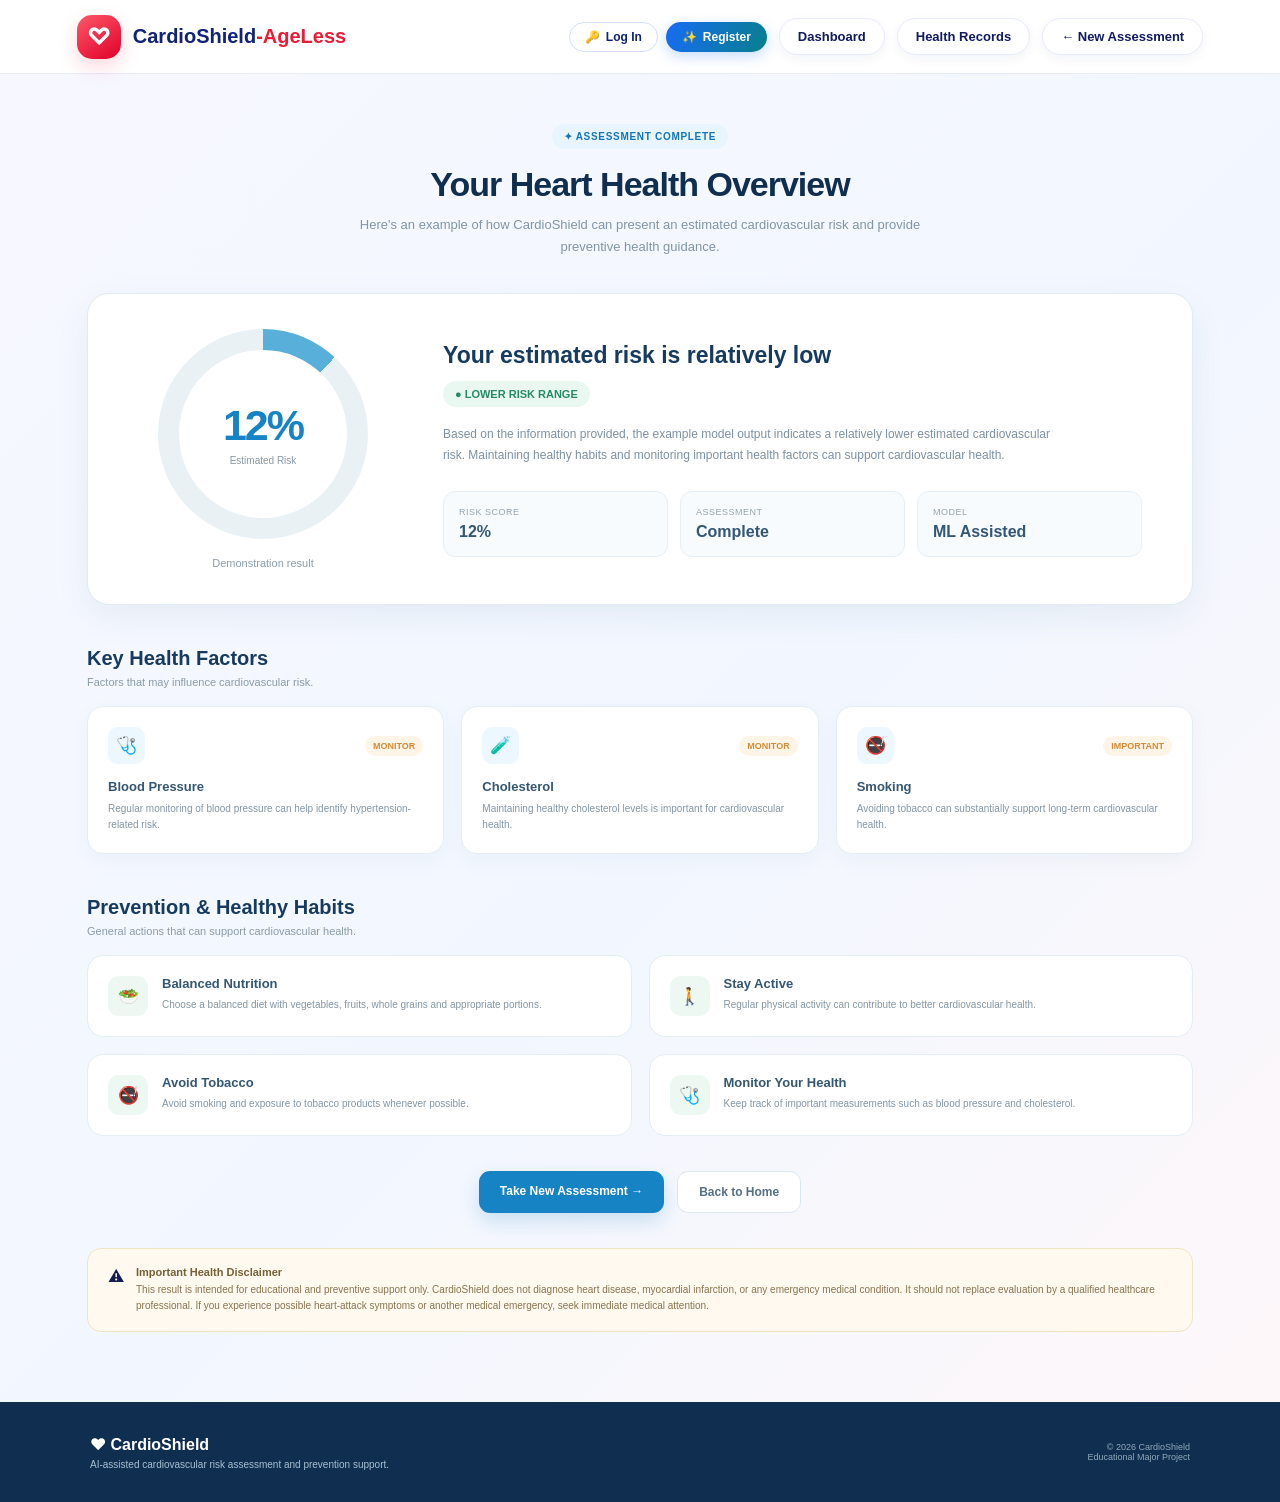
<file: results.html>
<!DOCTYPE html>
<html lang="en">

<head>

    <meta charset="UTF-8">

    <meta
        name="viewport"
        content="width=device-width, initial-scale=1.0"
    >

    <title>CardioShield | Risk Results</title>


    <link
        rel="preconnect"
        href="https://fonts.googleapis.com"
    >

    <link
        rel="preconnect"
        href="https://fonts.gstatic.com"
        crossorigin
    >

    <link
        href="https://fonts.googleapis.com/css2?family=Inter:wght@400;500;600;700;800&display=swap"
        rel="stylesheet"
    >


    <style>

        * {
            margin: 0;
            padding: 0;
            box-sizing: border-box;
        }


        :root {
            --navy: #101b61;
            --blue: #176cf3;
            --red: #ed1c35;
            --teal: #087f80;
            --text: #141d52;
            --muted: #66718a;
            --line: #e7eafd;
            --shadow: 0 10px 28px rgba(27,43,105,.09);
        }

        body {
            font-family: Arial, Helvetica, "Inter", sans-serif;
            background: linear-gradient(135deg,#f7f8ff 0%,#f2f7ff 55%,#fff7f9 100%);
            color: var(--text);
        }

        a {
            text-decoration: none;
        }

        /* =========================================
           NAVBAR
        ========================================= */

        .navbar {
            height: 74px;
            padding: 0 6%;
            display: flex;
            align-items: center;
            justify-content: space-between;
            background: rgba(255,255,255,0.94);
            backdrop-filter: blur(14px);
            border-bottom: 1px solid var(--line);
            position: sticky;
            top: 0;
            z-index: 100;
        }

        .brand {
            display: flex;
            align-items: center;
            gap: 12px;
            font-size: 20px;
            font-weight: 900;
            color: #10227a;
        }

        .brand-icon {
            width: 44px;
            height: 44px;
            display: flex;
            align-items: center;
            justify-content: center;
            border-radius: 15px;
            background: linear-gradient(145deg,#ff5869,#df0029);
            color: #fff;
            font-size: 24px;
            box-shadow: 0 8px 20px #f0445a35;
        }

        .back {
            display: inline-flex;
            align-items: center;
            gap: 8px;
            padding: 10px 18px;
            border-radius: 999px;
            border: 1px solid var(--line);
            background: #fff;
            color: var(--navy);
            font-size: 13px;
            font-weight: 750;
            box-shadow: 0 4px 12px rgba(27,43,105,.05);
            transition: transform .2s ease, box-shadow .2s ease;
        }

        .back:hover {
            transform: translateY(-1px);
            box-shadow: var(--shadow);
            color: var(--red);
        }


        /* =========================================
           MAIN
        ========================================= */

        .page {

            max-width: 1150px;

            margin: auto;

            padding: 50px 22px 70px;
        }


        /* =========================================
           HEADER
        ========================================= */

        .result-header {

            text-align: center;

            margin-bottom: 35px;
        }


        .badge {

            display: inline-flex;

            padding: 7px 12px;

            border-radius: 50px;

            background: #e8f5ff;

            color: #1374ba;

            font-size: 10px;

            font-weight: 800;

            letter-spacing: 0.7px;
        }


        .result-header h1 {

            margin-top: 16px;

            font-size: 34px;

            color: #102f50;

            letter-spacing: -1px;
        }


        .result-header p {

            max-width: 600px;

            margin: 10px auto 0;

            color: #8295a6;

            font-size: 13px;

            line-height: 1.7;
        }


        /* =========================================
           MAIN RESULT CARD
        ========================================= */

        .main-result {

            background: white;

            border: 1px solid #e1ebf2;

            border-radius: 22px;

            padding: 35px;

            display: grid;

            grid-template-columns: 280px 1fr;

            gap: 40px;

            align-items: center;

            box-shadow:
                0 12px 35px
                rgba(31,75,111,0.07);
        }


        /* =========================================
           RISK GAUGE
        ========================================= */

        .gauge-area {

            display: flex;

            flex-direction: column;

            align-items: center;
        }


        .gauge {

            width: 210px;

            height: 210px;

            border-radius: 50%;

            background:
                conic-gradient(
                    #58afd9 0deg,
                    #58afd9 43deg,
                    #e9f1f5 43deg,
                    #e9f1f5 360deg
                );

            display: flex;

            align-items: center;

            justify-content: center;

            position: relative;
        }


        .gauge::after {

            content: "";

            position: absolute;

            width: 168px;

            height: 168px;

            border-radius: 50%;

            background: white;
        }


        .gauge-content {

            position: relative;

            z-index: 2;

            text-align: center;
        }


        .gauge-content strong {

            display: block;

            font-size: 43px;

            color: #1683c5;

            letter-spacing: -2px;
        }


        .gauge-content span {

            font-size: 10px;

            color: #8799a8;
        }


        .gauge-label {

            margin-top: 18px;

            font-size: 11px;

            color: #8b9dac;
        }


        /* =========================================
           RESULT DETAILS
        ========================================= */

        .result-details {

            padding-right: 15px;
        }


        .result-details h2 {

            font-size: 23px;

            color: #173b60;
        }


        .status {

            display: inline-flex;

            margin-top: 12px;

            padding: 7px 12px;

            border-radius: 50px;

            background: #eaf8f2;

            color: #268a68;

            font-size: 11px;

            font-weight: 800;
        }


        .result-details > p {

            margin-top: 17px;

            font-size: 12px;

            line-height: 1.8;

            color: #7d91a3;

            max-width: 620px;
        }


        /* =========================================
           RESULT STATS
        ========================================= */

        .stats {

            display: grid;

            grid-template-columns:
                repeat(3, 1fr);

            gap: 12px;

            margin-top: 24px;
        }


        .stat {

            padding: 15px;

            background: #f8fbfd;

            border: 1px solid #e8eff4;

            border-radius: 12px;
        }


        .stat span {

            display: block;

            font-size: 9px;

            color: #94a4b2;

            text-transform: uppercase;

            letter-spacing: 0.5px;
        }


        .stat strong {

            display: block;

            margin-top: 6px;

            font-size: 16px;

            color: #335775;
        }


        /* =========================================
           SECTION
        ========================================= */

        .section-title {

            margin-top: 42px;

            margin-bottom: 18px;
        }


        .section-title h2 {

            font-size: 20px;

            color: #173b60;
        }


        .section-title p {

            margin-top: 6px;

            font-size: 11px;

            color: #8a9baa;
        }


        /* =========================================
           RISK FACTORS
        ========================================= */

        .factor-grid {

            display: grid;

            grid-template-columns:
                repeat(3, 1fr);

            gap: 17px;
        }


        .factor-card {

            background: white;

            border: 1px solid #e3edf3;

            border-radius: 16px;

            padding: 20px;

            box-shadow:
                0 7px 22px
                rgba(31,75,111,0.04);
        }


        .factor-top {

            display: flex;

            align-items: center;

            justify-content: space-between;
        }


        .factor-icon {

            width: 37px;

            height: 37px;

            display: flex;

            align-items: center;

            justify-content: center;

            border-radius: 10px;

            background: #edf7ff;

            font-size: 17px;
        }


        .factor-level {

            font-size: 9px;

            font-weight: 800;

            color: #d58b38;

            background: #fff5e7;

            padding: 5px 8px;

            border-radius: 50px;
        }


        .factor-card h3 {

            margin-top: 15px;

            font-size: 13px;

            color: #345773;
        }


        .factor-card p {

            margin-top: 7px;

            font-size: 10px;

            line-height: 1.6;

            color: #8496a5;
        }


        /* =========================================
           PREVENTION
        ========================================= */

        .prevention-grid {

            display: grid;

            grid-template-columns:
                repeat(2, 1fr);

            gap: 17px;
        }


        .prevention-card {

            display: flex;

            gap: 14px;

            background: white;

            border: 1px solid #e3edf3;

            border-radius: 16px;

            padding: 20px;
        }


        .prevention-icon {

            min-width: 40px;

            height: 40px;

            display: flex;

            align-items: center;

            justify-content: center;

            border-radius: 11px;

            background: #edf8f3;

            font-size: 17px;
        }


        .prevention-card h3 {

            font-size: 13px;

            color: #345773;
        }


        .prevention-card p {

            margin-top: 6px;

            font-size: 10px;

            line-height: 1.6;

            color: #8496a5;
        }


        /* =========================================
           ACTION BUTTONS
        ========================================= */

        .actions {

            display: flex;

            justify-content: center;

            gap: 13px;

            margin-top: 35px;
        }


        .primary-btn {

            padding: 13px 21px;

            border-radius: 11px;

            background: #1683c5;

            color: white;

            font-size: 12px;

            font-weight: 700;

            box-shadow:
                0 8px 20px
                rgba(22,131,197,0.20);
        }


        .secondary-btn {

            padding: 13px 21px;

            border-radius: 11px;

            border: 1px solid #dbe7ee;

            background: white;

            color: #557089;

            font-size: 12px;

            font-weight: 700;
        }


        /* =========================================
           DISCLAIMER
        ========================================= */

        .disclaimer {

            margin-top: 35px;

            background: #fff9ef;

            border: 1px solid #f2e3c6;

            border-radius: 14px;

            padding: 17px 20px;

            display: flex;

            gap: 12px;
        }


        .disclaimer strong {

            display: block;

            color: #765f35;

            font-size: 11px;

            margin-bottom: 4px;
        }


        .disclaimer p {

            font-size: 10px;

            line-height: 1.6;

            color: #88744f;
        }


        /* =========================================
           FOOTER
        ========================================= */

        footer {

            background: #102f50;

            padding: 32px 6%;

            color: white;
        }


        .footer-inner {

            max-width: 1100px;

            margin: auto;

            display: flex;

            justify-content: space-between;

            align-items: center;
        }


        .footer-brand {

            font-size: 16px;

            font-weight: 800;
        }


        .footer-text {

            margin-top: 5px;

            color: #a7bfd3;

            font-size: 10px;
        }


        .copyright {

            color: #8fa8bb;

            font-size: 9px;

            text-align: right;
        }


        /* =========================================
           RESPONSIVE
        ========================================= */

        @media (max-width: 850px) {

            .main-result {

                grid-template-columns: 1fr;

                text-align: center;
            }


            .gauge-area {

                margin: auto;
            }


            .result-details {

                padding: 0;
            }


            .stats {

                text-align: left;
            }


            .factor-grid {

                grid-template-columns:
                    repeat(2, 1fr);
            }

        }


        @media (max-width: 600px) {

            .navbar {

                padding: 0 18px;
            }


            .page {

                padding: 35px 15px 55px;
            }


            .result-header h1 {

                font-size: 28px;
            }


            .main-result {

                padding: 25px 18px;
            }


            .stats {

                grid-template-columns: 1fr;
            }


            .factor-grid,
            .prevention-grid {

                grid-template-columns: 1fr;
            }


            .actions {

                flex-direction: column;
            }


            .primary-btn,
            .secondary-btn {

                text-align: center;
            }


            .footer-inner {

                flex-direction: column;

                align-items: flex-start;

                gap: 15px;
            }


            .copyright {

                text-align: left;
            }

        }

    </style>

</head>


<body>


<!-- =========================================
     NAVBAR
========================================= -->

<header class="navbar">


    <a href="index.html" class="brand">
        <div class="brand-icon">♡</div>
        <span>CardioShield<span style="color:var(--red)">-AgeLess</span></span>
    </a>


    <div style="display:flex;align-items:center;gap:12px;flex-wrap:wrap;">
        <div id="navProfileGroup" style="display:inline-flex;align-items:center;"></div>
        <a href="dashboard.html" class="back">Dashboard</a>
        <a href="health-records.html" class="back">Health Records</a>
        <a href="assessment.html" class="back">← New Assessment</a>
    </div>

</header>



<!-- =========================================
     PAGE
========================================= -->

<main class="page">


    <!-- HEADER -->

    <div class="result-header">

        <span class="badge">
            ✦ ASSESSMENT COMPLETE
        </span>

        <h1>
            Your Heart Health Overview
        </h1>

        <p>
            Here's an example of how CardioShield can
            present an estimated cardiovascular risk and
            provide preventive health guidance.
        </p>

    </div>



    <!-- =========================================
         MAIN RESULT
    ========================================= -->

    <section class="main-result">


        <!-- GAUGE -->

        <div class="gauge-area">


            <div class="gauge">

                <div class="gauge-content">

                    <strong id="riskScore">
                        12%
                    </strong>

                    <span>
                        Estimated Risk
                    </span>

                </div>

            </div>


            <div class="gauge-label">

                Demonstration result

            </div>

        </div>



        <!-- DETAILS -->

        <div class="result-details">


            <h2>
                Your estimated risk is relatively low
            </h2>


            <span class="status">
                ● LOWER RISK RANGE
            </span>


            <p>

                Based on the information provided, the
                example model output indicates a relatively
                lower estimated cardiovascular risk.
                Maintaining healthy habits and monitoring
                important health factors can support
                cardiovascular health.

            </p>


            <div class="stats">


                <div class="stat">

                    <span>
                        Risk Score
                    </span>

                    <strong>
                        12%
                    </strong>

                </div>


                <div class="stat">

                    <span>
                        Assessment
                    </span>

                    <strong>
                        Complete
                    </strong>

                </div>


                <div class="stat">

                    <span>
                        Model
                    </span>

                    <strong>
                        ML Assisted
                    </strong>

                </div>


            </div>

        </div>


    </section>



    <!-- =========================================
         RISK FACTORS
    ========================================= -->

    <div class="section-title">

        <h2>
            Key Health Factors
        </h2>

        <p>
            Factors that may influence cardiovascular risk.
        </p>

    </div>


    <section class="factor-grid">


        <div class="factor-card">


            <div class="factor-top">

                <div class="factor-icon">
                    🩺
                </div>

                <span class="factor-level">
                    MONITOR
                </span>

            </div>


            <h3>
                Blood Pressure
            </h3>


            <p>
                Regular monitoring of blood pressure can
                help identify hypertension-related risk.
            </p>

        </div>



        <div class="factor-card">


            <div class="factor-top">

                <div class="factor-icon">
                    🧪
                </div>

                <span class="factor-level">
                    MONITOR
                </span>

            </div>


            <h3>
                Cholesterol
            </h3>


            <p>
                Maintaining healthy cholesterol levels is
                important for cardiovascular health.
            </p>

        </div>



        <div class="factor-card">


            <div class="factor-top">

                <div class="factor-icon">
                    🚭
                </div>

                <span class="factor-level">
                    IMPORTANT
                </span>

            </div>


            <h3>
                Smoking
            </h3>


            <p>
                Avoiding tobacco can substantially support
                long-term cardiovascular health.
            </p>

        </div>


    </section>



    <!-- =========================================
         PREVENTION
    ========================================= -->

    <div class="section-title">

        <h2>
            Prevention & Healthy Habits
        </h2>

        <p>
            General actions that can support cardiovascular health.
        </p>

    </div>


    <section class="prevention-grid">


        <div class="prevention-card">

            <div class="prevention-icon">
                🥗
            </div>

            <div>

                <h3>
                    Balanced Nutrition
                </h3>

                <p>
                    Choose a balanced diet with vegetables,
                    fruits, whole grains and appropriate
                    portions.
                </p>

            </div>

        </div>



        <div class="prevention-card">

            <div class="prevention-icon">
                🚶
            </div>

            <div>

                <h3>
                    Stay Active
                </h3>

                <p>
                    Regular physical activity can contribute
                    to better cardiovascular health.
                </p>

            </div>

        </div>



        <div class="prevention-card">

            <div class="prevention-icon">
                🚭
            </div>

            <div>

                <h3>
                    Avoid Tobacco
                </h3>

                <p>
                    Avoid smoking and exposure to tobacco
                    products whenever possible.
                </p>

            </div>

        </div>



        <div class="prevention-card">

            <div class="prevention-icon">
                🩺
            </div>

            <div>

                <h3>
                    Monitor Your Health
                </h3>

                <p>
                    Keep track of important measurements
                    such as blood pressure and cholesterol.
                </p>

            </div>

        </div>


    </section>



    <!-- =========================================
         ACTIONS
    ========================================= -->

    <div class="actions">


        <a
            href="assessment.html"
            class="primary-btn"
        >
            Take New Assessment →
        </a>


        <a
            href="index.html"
            class="secondary-btn"
        >
            Back to Home
        </a>


    </div>



    <!-- =========================================
         DISCLAIMER
    ========================================= -->

    <div class="disclaimer">

        <div>
            ⚠️
        </div>

        <div>

            <strong>
                Important Health Disclaimer
            </strong>

            <p>

                This result is intended for educational
                and preventive support only. CardioShield
                does not diagnose heart disease, myocardial
                infarction, or any emergency medical
                condition. It should not replace evaluation
                by a qualified healthcare professional.

                If you experience possible heart-attack
                symptoms or another medical emergency,
                seek immediate medical attention.

            </p>

        </div>

    </div>


</main>



<!-- =========================================
     FOOTER
========================================= -->

<footer>


    <div class="footer-inner">


        <div>

            <div class="footer-brand">
                ❤️ CardioShield
            </div>

            <p class="footer-text">
                AI-assisted cardiovascular risk assessment
                and prevention support.
            </p>

        </div>


        <div class="copyright">

            © 2026 CardioShield<br>
            Educational Major Project

        </div>


    </div>

</footer>


<script src="auth.js"></script>
</body>

</html>
</file>
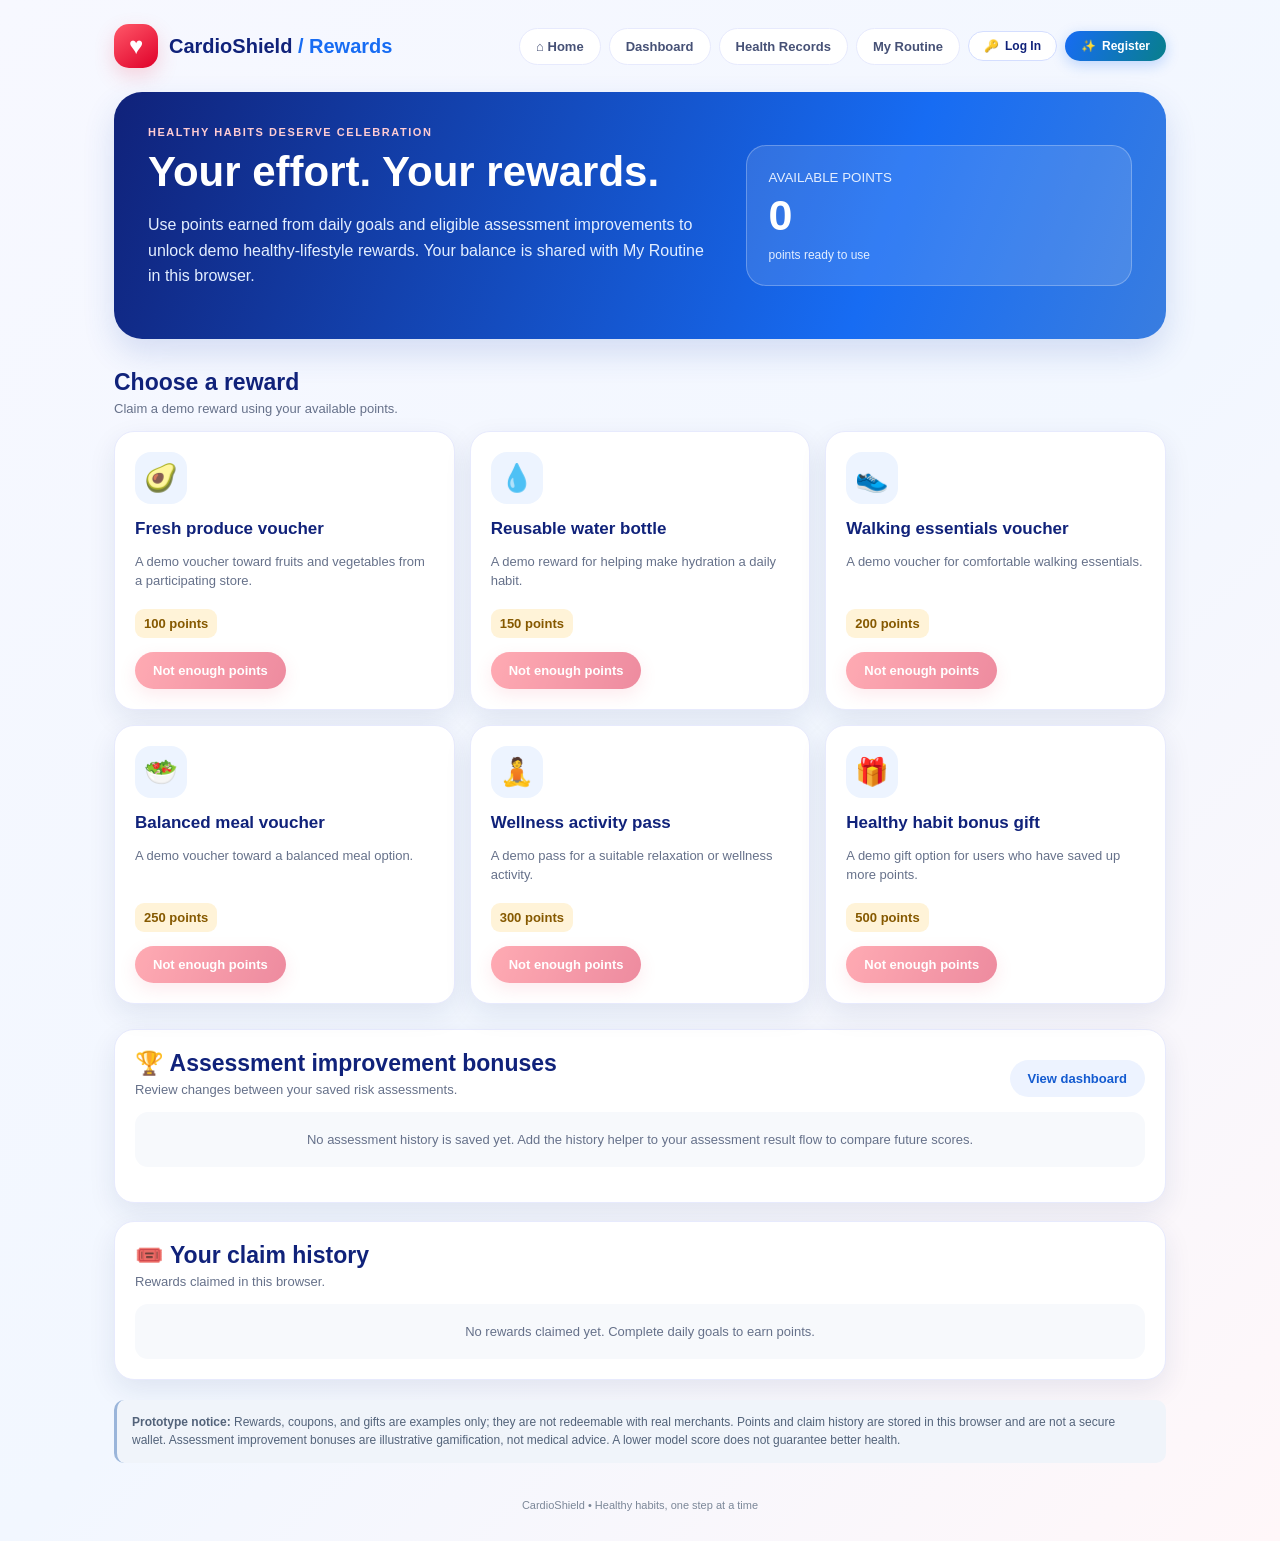
<file: rewards.html>
<!DOCTYPE html>
<html lang="en">
<head>
<meta charset="UTF-8"><meta name="viewport" content="width=device-width, initial-scale=1.0">
<title>Rewards | CardioShield</title>
<style>
:root{--blue:#176cf3;--navy:#101b61;--teal:#087f80;--red:#ed1c35;--pink:#ee5b72;--bg:linear-gradient(135deg,#f7f8ff 0%,#f2f7ff 55%,#fff7f9 100%);--muted:#66718a;--line:#e7eafd;--shadow:0 10px 28px rgba(27,43,105,.09)}
*{box-sizing:border-box}body{margin:0;background:var(--bg);color:var(--navy);font-family:Arial,Helvetica,"Inter",sans-serif}a{text-decoration:none;color:inherit}.shell{max-width:1100px;margin:auto;padding:24px}.top{display:flex;justify-content:space-between;align-items:center;gap:12px;flex-wrap:wrap;margin-bottom:24px}.brand{font-size:20px;font-weight:900;display:flex;gap:11px;align-items:center;color:#10227a}.mark{width:44px;height:44px;border-radius:15px;background:linear-gradient(145deg,#ff5869,#df0029);display:grid;place-items:center;color:#fff;font-size:24px;box-shadow:0 8px 20px #f0445a35}.nav{display:flex;gap:8px;flex-wrap:wrap;align-items:center}.nav a{background:#fff;border:1px solid var(--line);border-radius:999px;padding:10px 16px;font-weight:750;font-size:13px;color:#465176;transition:transform .18s ease,box-shadow .18s ease}.nav a:hover{border-color:var(--red);color:var(--red);transform:translateY(-1px);box-shadow:var(--shadow)}.hero{background:linear-gradient(110deg,#10227a,#176cf3 72%,#397de0);color:#fff;border-radius:28px;padding:34px;display:grid;grid-template-columns:1.2fr .8fr;gap:18px;align-items:center;box-shadow:0 14px 32px rgba(37,83,183,.16)}.eyebrow{font-size:11px;text-transform:uppercase;letter-spacing:.14em;font-weight:900;color:#ffccd3}.hero h1{font-size:clamp(30px,4vw,42px);margin:10px 0;font-weight:900}.hero p{line-height:1.6;color:#e3eeff;max-width:570px}.balance{background:#ffffff1f;border:1px solid #ffffff42;border-radius:20px;padding:22px}.balance small{color:#e3eeff}.balance strong{display:block;font-size:43px;margin:5px 0}.balance span{font-size:12px;color:#e3eeff}.head{margin:30px 0 15px;display:flex;justify-content:space-between;align-items:end;gap:12px}.head h2{margin:0;font-size:23px;color:#10227a}.head p{margin:5px 0 0;color:var(--muted);font-size:13px}.grid{display:grid;grid-template-columns:repeat(3,minmax(0,1fr));gap:15px}.card,.panel{background:#fff;border:1px solid var(--line);border-radius:20px;padding:20px;box-shadow:var(--shadow)}.emoji{width:52px;height:52px;display:grid;place-items:center;border-radius:16px;background:#edf4ff;font-size:27px}.card h3{margin:15px 0 6px;font-size:17px;color:#10227a}.card p{min-height:40px;color:var(--muted);font-size:13px;line-height:1.5}.cost{font-size:13px;font-weight:900;color:#865900;background:#fff3d8;border-radius:9px;display:inline-block;padding:7px 9px;margin:4px 0 14px}.btn{border:0;border-radius:999px;padding:11px 18px;background:linear-gradient(110deg,#ff4558,#d9002c);box-shadow:0 6px 16px #f21b4230;color:#fff;font-weight:850;cursor:pointer;font-size:13px;transition:transform .18s ease}.btn:hover{transform:translateY(-1px)}.btn:disabled{opacity:.45;cursor:not-allowed;transform:none}.btn.secondary{background:#edf3ff;color:#145bd0;box-shadow:none}.small{font-size:11px;color:var(--muted);line-height:1.5}.history-list{display:grid;gap:10px;margin-top:15px}.history-item{display:flex;align-items:center;gap:12px;border:1px solid var(--line);border-radius:13px;padding:13px}.history-icon{width:40px;height:40px;display:grid;place-items:center;background:#f0f5ff;border-radius:12px;font-size:20px;flex-shrink:0}.history-main{flex:1;min-width:0}.history-main strong{display:block;font-size:13px}.history-main span{font-size:11px;color:var(--muted)}.history-points{font-weight:900;color:var(--teal);white-space:nowrap;font-size:13px}.empty{padding:20px;text-align:center;background:#f7f9fc;border-radius:13px;color:var(--muted);font-size:13px}.banner{margin-top:16px;padding:14px;border-radius:13px;background:#e8f8f1;color:#17664f;font-size:13px;line-height:1.5}.notice{margin-top:20px;padding:13px 15px;background:#f0f4fa;border-left:3px solid #9ab5da;border-radius:10px;color:#53637a;font-size:12px;line-height:1.55}.toast{position:fixed;right:20px;bottom:20px;max-width:340px;padding:14px 17px;background:#142744;color:white;border-radius:13px;box-shadow:var(--shadow);display:none;font-size:13px;font-weight:750}.toast.show{display:block}footer{text-align:center;color:#7b8798;font-size:11px;padding:24px 0 6px}@media(max-width:800px){.shell{padding:15px}.hero{grid-template-columns:1fr;padding:23px}.grid{grid-template-columns:repeat(2,minmax(0,1fr))}}@media(max-width:520px){.grid{grid-template-columns:1fr}.head{align-items:flex-start;flex-direction:column}.card p{min-height:0}}
</style></head>
<body><main class="shell">
<header class="top"><a class="brand" href="index.html"><span class="mark">♥</span><span>CardioShield <span style="color:#176cf3">/ Rewards</span></span></a><nav class="nav"><a href="index.html">⌂ Home</a><a href="dashboard.html">Dashboard</a><a href="health-records.html">Health Records</a><a href="routine.html">My Routine</a><div id="navProfileGroup" style="display:inline-flex;align-items:center;"></div></nav></header>
<section class="hero"><div><div class="eyebrow">Healthy habits deserve celebration</div><h1>Your effort. Your rewards.</h1><p>Use points earned from daily goals and eligible assessment improvements to unlock demo healthy-lifestyle rewards. Your balance is shared with My Routine in this browser.</p></div><div class="balance"><small>AVAILABLE POINTS</small><strong id="balance">0</strong><span>points ready to use</span><div id="bonusStatus" class="banner" style="display:none"></div></div></section>
<div class="head"><div><h2>Choose a reward</h2><p>Claim a demo reward using your available points.</p></div></div>
<section class="grid" id="rewardsGrid">
<article class="card" data-reward="produce" data-cost="100" data-name="Fresh produce voucher"><div class="emoji">🥑</div><h3>Fresh produce voucher</h3><p>A demo voucher toward fruits and vegetables from a participating store.</p><span class="cost">100 points</span><br><button class="btn" data-claim="produce">Claim reward</button></article>
<article class="card" data-reward="bottle" data-cost="150" data-name="Reusable water bottle"><div class="emoji">💧</div><h3>Reusable water bottle</h3><p>A demo reward for helping make hydration a daily habit.</p><span class="cost">150 points</span><br><button class="btn" data-claim="bottle">Claim reward</button></article>
<article class="card" data-reward="walk" data-cost="200" data-name="Walking essentials voucher"><div class="emoji">👟</div><h3>Walking essentials voucher</h3><p>A demo voucher for comfortable walking essentials.</p><span class="cost">200 points</span><br><button class="btn" data-claim="walk">Claim reward</button></article>
<article class="card" data-reward="meal" data-cost="250" data-name="Balanced meal voucher"><div class="emoji">🥗</div><h3>Balanced meal voucher</h3><p>A demo voucher toward a balanced meal option.</p><span class="cost">250 points</span><br><button class="btn" data-claim="meal">Claim reward</button></article>
<article class="card" data-reward="wellness" data-cost="300" data-name="Wellness activity pass"><div class="emoji">🧘</div><h3>Wellness activity pass</h3><p>A demo pass for a suitable relaxation or wellness activity.</p><span class="cost">300 points</span><br><button class="btn" data-claim="wellness">Claim reward</button></article>
<article class="card" data-reward="bonusgift" data-cost="500" data-name="Healthy habit bonus gift"><div class="emoji">🎁</div><h3>Healthy habit bonus gift</h3><p>A demo gift option for users who have saved up more points.</p><span class="cost">500 points</span><br><button class="btn" data-claim="bonusgift">Claim reward</button></article>
</section>
<section class="panel" style="margin-top:25px"><div class="head" style="margin-top:0"><div><h2>🏆 Assessment improvement bonuses</h2><p>Review changes between your saved risk assessments.</p></div><a class="btn secondary" href="dashboard.html">View dashboard</a></div><div id="comparisonSummary" class="empty">No assessment comparison has been saved yet. Complete an assessment and connect the history helper to your assessment result page.</div><div id="assessmentHistory" class="history-list"></div></section>
<section class="panel" style="margin-top:18px"><div class="head" style="margin-top:0"><div><h2>🎟️ Your claim history</h2><p>Rewards claimed in this browser.</p></div></div><div id="claimHistory" class="history-list"></div></section>
<p class="notice"><strong>Prototype notice:</strong> Rewards, coupons, and gifts are examples only; they are not redeemable with real merchants. Points and claim history are stored in this browser and are not a secure wallet. Assessment improvement bonuses are illustrative gamification, not medical advice. A lower model score does not guarantee better health.</p>
<footer>CardioShield • Healthy habits, one step at a time</footer></main><div class="toast" id="toast" role="status" aria-live="polite"></div>
<script>
(function(){
 const BALANCE_KEY='cardioshieldPointsBalance', LEGACY_BALANCE_KEY='cardioShieldPoints';
 const CLAIMS_KEY='cardioshieldRewardClaimsV1', HISTORY_KEY='cardioshieldAssessmentHistoryV1', BONUS_KEY='cardioshieldAssessmentBonusIdsV1';
 const $=id=>document.getElementById(id);
 function read(key,fallback){try{const v=JSON.parse(localStorage.getItem(key));return v==null?fallback:v}catch(e){return fallback}}
 function balance(){let n=Number(localStorage.getItem(BALANCE_KEY));if(!Number.isFinite(n)||n<0)n=Number(localStorage.getItem(LEGACY_BALANCE_KEY))||0;return n}
 function setBalance(n){localStorage.setItem(BALANCE_KEY,String(n));localStorage.setItem(LEGACY_BALANCE_KEY,String(n))}
 function toast(msg){const el=$('toast');el.textContent=msg;el.classList.add('show');setTimeout(()=>el.classList.remove('show'),2800)}
 function dateLabel(v){const d=new Date(v);return Number.isNaN(d.getTime())?'Date unavailable':d.toLocaleString()}
 function render(){
   const b=balance();$('balance').textContent=b;
   document.querySelectorAll('[data-claim]').forEach(btn=>{const card=btn.closest('[data-reward]');btn.disabled=b<Number(card.dataset.cost);btn.textContent=b<Number(card.dataset.cost)?'Not enough points':'Claim reward'});
   const claims=read(CLAIMS_KEY,[]);
   const cl=$('claimHistory');cl.replaceChildren();
   if(!claims.length)cl.innerHTML='<div class="empty">No rewards claimed yet. Complete daily goals to earn points.</div>';
   claims.slice().reverse().forEach(c=>cl.appendChild(item('🎁',c.name,dateLabel(c.date),'-'+c.cost+' pts')));
   renderHistory();
 }
 function item(icon,title,subtitle,points){const row=document.createElement('div');row.className='history-item';const i=document.createElement('div');i.className='history-icon';i.textContent=icon;const main=document.createElement('div');main.className='history-main';const strong=document.createElement('strong');strong.textContent=title;const span=document.createElement('span');span.textContent=subtitle;main.append(strong,span);const p=document.createElement('div');p.className='history-points';p.textContent=points;row.append(i,main,p);return row}
 function renderHistory(){
   const history=read(HISTORY_KEY,[]),list=$('assessmentHistory');list.replaceChildren();
   if(!history.length){$('comparisonSummary').textContent='No assessment history is saved yet. Add the history helper to your assessment result flow to compare future scores.';return}
   const latest=history[history.length-1],prev=history.length>1?history[history.length-2]:null;
   if(prev){
     const delta=Number(prev.score)-Number(latest.score);
     const improved=delta>0.0001, unchanged=Math.abs(delta)<0.0001;
     $('comparisonSummary').textContent=unchanged?'Your latest saved score is unchanged from the previous assessment.':improved?`Your latest score is lower by ${formatDelta(delta)} points compared with the previous assessment.`:`Your latest score is higher by ${formatDelta(-delta)} points compared with the previous assessment.`;
   }else $('comparisonSummary').textContent='Your first assessment is saved. Complete another assessment later to compare scores.';
   history.slice().reverse().slice(0,8).forEach((h,idx)=>{
     const prevItem=history[history.length-1-idx-1];
     let note='Saved assessment';
     if(prevItem){const d=Number(prevItem.score)-Number(h.score);note=d>0?'Lower score than the preceding assessment':d<0?'Higher score than the preceding assessment':'Score unchanged from preceding assessment'}
     list.appendChild(item('❤️',`Risk score: ${h.score}${h.riskLevel?' · '+h.riskLevel:''}`,dateLabel(h.date)+' · '+note,(h.bonusPoints>0?'+'+h.bonusPoints+' bonus pts':'—')));
   });
 }
 function formatDelta(n){return Number(n.toFixed(2)).toString()}
 document.querySelectorAll('[data-claim]').forEach(btn=>btn.addEventListener('click',()=>{
   const card=btn.closest('[data-reward]'),cost=Number(card.dataset.cost),b=balance();
   if(b<cost){toast('You need '+(cost-b)+' more points to claim this reward.');return}
   if(!confirm('Claim the demo reward "'+card.dataset.name+'" for '+cost+' points?'))return;
   setBalance(b-cost);const claims=read(CLAIMS_KEY,[]);
   claims.push({id:card.dataset.reward+'-'+Date.now(),rewardId:card.dataset.reward,name:card.dataset.name,cost,date:new Date().toISOString()});
   localStorage.setItem(CLAIMS_KEY,JSON.stringify(claims));render();toast('Demo reward claimed! No real coupon or purchase was created.');
 }));
 const history=read(HISTORY_KEY,[]), bonuses=read(BONUS_KEY,[]);
 if(history.some(h=>h.bonusPoints>0)){$('bonusStatus').style.display='block';$('bonusStatus').textContent='Assessment improvement bonuses are included in your points balance when earned by the assessment history helper.'}
 render();
})();
</script><script src="auth.js"></script>
</body></html>
</file>
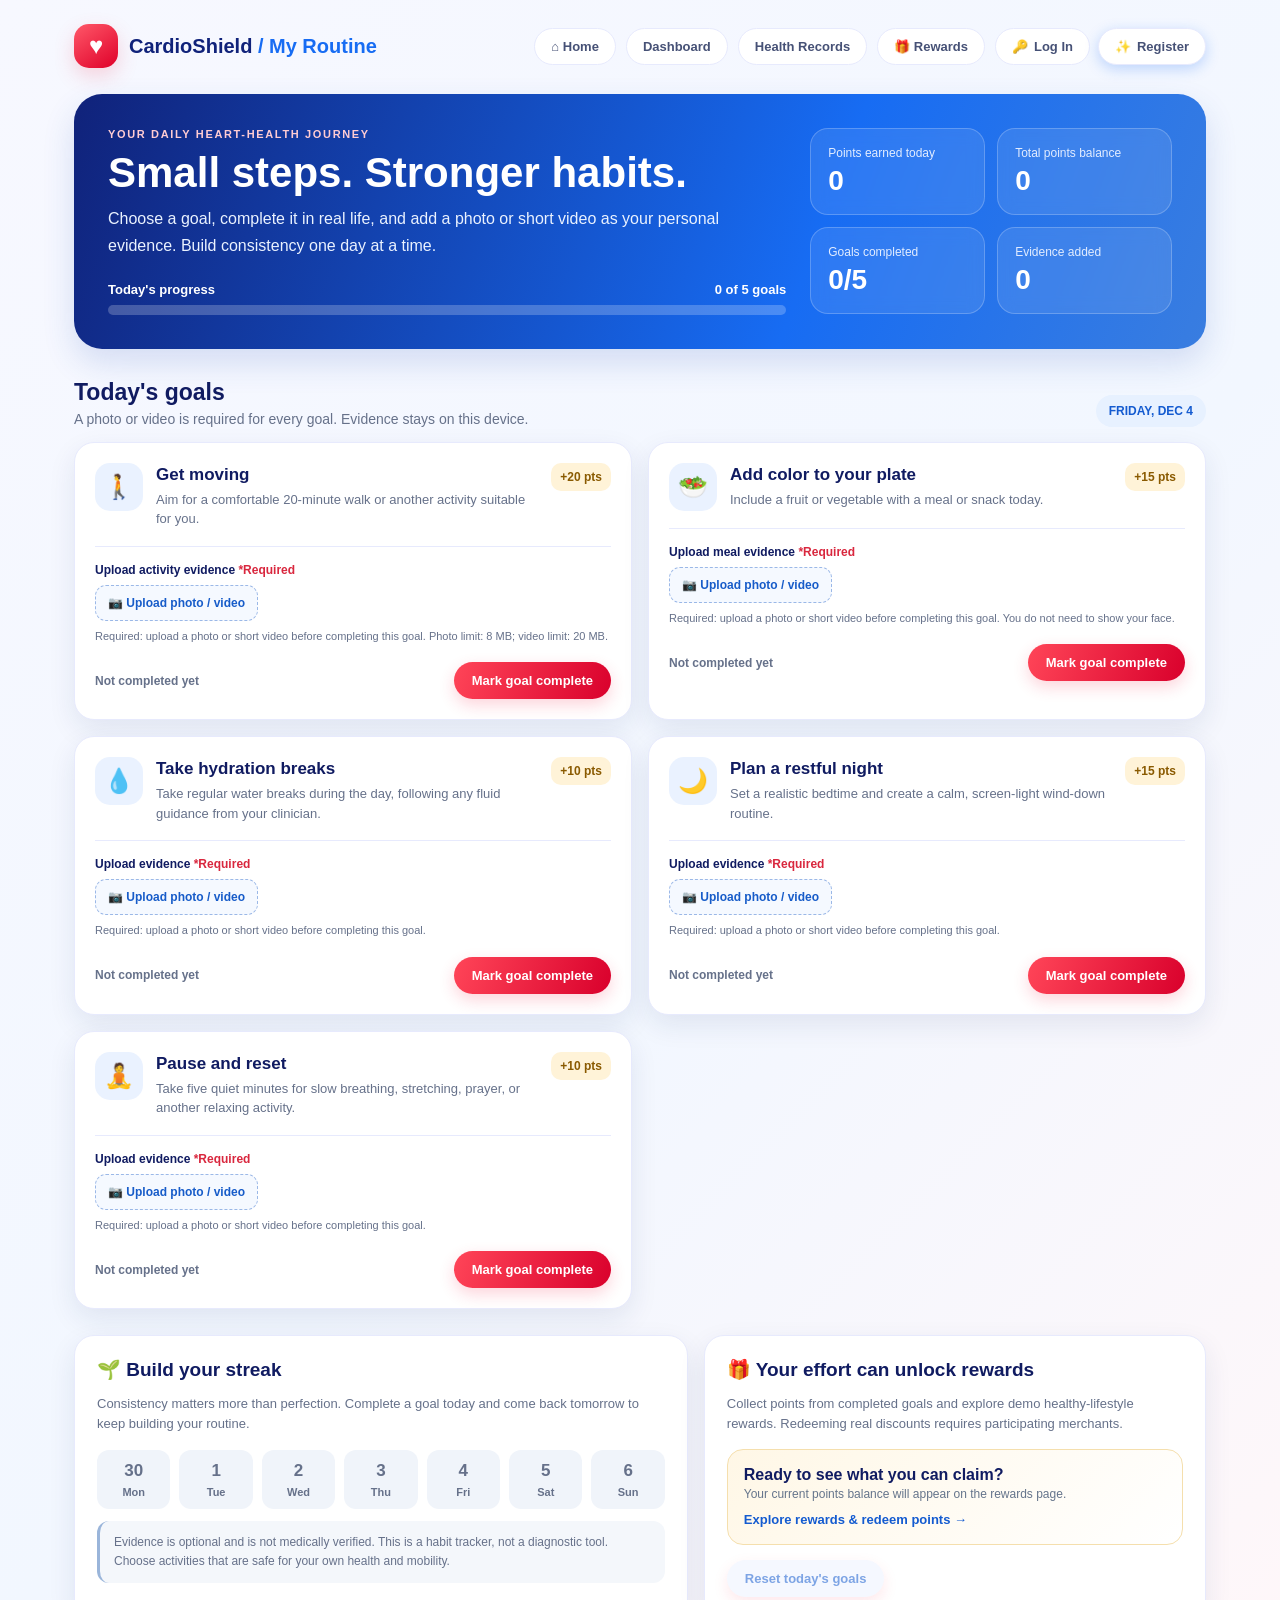
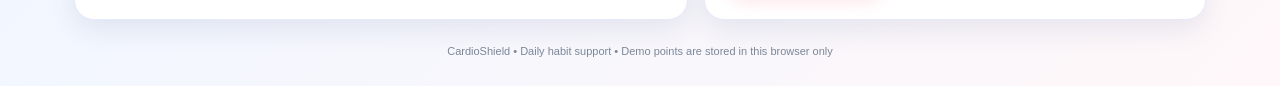
<file: routine.html>
<!DOCTYPE html>
<html lang="en">
<head>
<meta charset="UTF-8">
<meta name="viewport" content="width=device-width, initial-scale=1.0">
<title>My Routine | CardioShield</title>
<style>
:root{--blue:#176cf3;--navy:#101b61;--teal:#087f80;--red:#ed1c35;--coral:#ed1c35;--bg:linear-gradient(135deg,#f7f8ff 0%,#f2f7ff 55%,#fff7f9 100%);--muted:#66718a;--line:#e7eafd;--white:#fff;--shadow:0 10px 28px rgba(27,43,105,.09)}
*{box-sizing:border-box}body{margin:0;font-family:Arial,Helvetica,"Inter",sans-serif;background:var(--bg);color:var(--navy)}
a{color:inherit;text-decoration:none}.shell{max-width:1180px;margin:auto;padding:24px}.topbar{display:flex;justify-content:space-between;align-items:center;gap:16px;margin-bottom:26px}.brand{display:flex;align-items:center;gap:11px;font-weight:900;font-size:20px;color:#10227a}.brand-mark{width:44px;height:44px;border-radius:15px;background:linear-gradient(145deg,#ff5869,#df0029);display:grid;place-items:center;color:white;font-size:24px;box-shadow:0 8px 20px #f0445a35}.nav{display:flex;gap:10px;flex-wrap:wrap;align-items:center}.nav a,.nav button{border:1px solid var(--line);background:white;border-radius:999px;padding:10px 16px;font-weight:750;color:#465176;font-size:13px;transition:transform .18s ease,box-shadow .18s ease}.nav a:hover{border-color:var(--red);color:var(--red);transform:translateY(-1px);box-shadow:var(--shadow)}
.hero{background:linear-gradient(110deg,#10227a 0%,#176cf3 65%,#397de0 100%);color:white;border-radius:28px;padding:34px;display:grid;grid-template-columns:1.5fr .8fr;gap:24px;align-items:center;box-shadow:0 14px 32px rgba(37,83,183,.16);overflow:hidden}.eyebrow{text-transform:uppercase;letter-spacing:.15em;font-size:11px;font-weight:900;color:#ffccd3}.hero h1{font-size:clamp(29px,4vw,42px);line-height:1.1;margin:10px 0;font-weight:900}.hero p{color:#eaf2ff;line-height:1.65;max-width:650px;margin:0}.hero-stats{display:grid;grid-template-columns:repeat(2,minmax(0,1fr));gap:12px}.hero-stat{background:#ffffff18;border:1px solid #ffffff38;border-radius:18px;padding:17px;backdrop-filter:blur(8px)}.hero-stat span{display:block;color:#e3edff;font-size:12px}.hero-stat strong{display:block;font-size:28px;margin-top:5px}.progress-wrap{margin-top:23px}.progress-meta{display:flex;justify-content:space-between;gap:12px;font-size:13px;font-weight:700;margin-bottom:8px}.progress{height:10px;background:#ffffff38;border-radius:99px;overflow:hidden}.progress>div{height:100%;width:0;background:#a8f0d5;border-radius:99px;transition:width .25s}
.section-head{display:flex;justify-content:space-between;align-items:end;gap:12px;margin:30px 0 15px}.section-head h2{margin:0;font-size:23px}.section-head p{margin:5px 0 0;color:var(--muted);font-size:14px}.day-pill{background:#e7f1ff;color:#145bd0;border-radius:999px;padding:9px 13px;font-weight:800;font-size:12px;white-space:nowrap}
.goals{display:grid;grid-template-columns:repeat(2,minmax(0,1fr));gap:16px}.goal{background:white;border:1px solid var(--line);border-radius:20px;padding:20px;box-shadow:var(--shadow);min-width:0;transition:transform .2s,border-color .2s}.goal:hover{transform:translateY(-2px);border-color:#c6d9ff}.goal.done{border-color:#7ed9bd;background:linear-gradient(180deg,#fff,#f5fffb)}.goal-top{display:flex;gap:13px;align-items:flex-start}.goal-icon{width:48px;height:48px;display:grid;place-items:center;border-radius:15px;background:#eaf2ff;font-size:24px;flex-shrink:0}.goal h3{margin:2px 0 5px;font-size:17px}.goal-desc{color:var(--muted);font-size:13px;line-height:1.5;margin:0}.points{margin-left:auto;background:#fff3d8;color:#8a5a00;padding:7px 9px;border-radius:10px;font-size:12px;font-weight:900;white-space:nowrap}.goal-bottom{display:flex;align-items:center;justify-content:space-between;gap:10px;margin-top:18px;flex-wrap:wrap}.goal-status{font-size:12px;color:var(--muted);font-weight:700}.goal.done .goal-status{color:#12805e}.btn{border:0;border-radius:999px;padding:11px 18px;background:linear-gradient(110deg,#ff4558,#d9002c);box-shadow:0 6px 16px #f21b4230;color:white;font-weight:850;cursor:pointer;font-size:13px;transition:filter .2s,transform .2s}.btn:hover{filter:brightness(.96);transform:translateY(-1px)}.btn.secondary{background:#edf3ff;color:#145bd0}.btn.ghost{background:white;color:#52627a;border:1px solid var(--line)}.btn:disabled{opacity:.55;cursor:not-allowed;transform:none}.evidence{margin-top:17px;padding-top:16px;border-top:1px solid var(--line)}.evidence-label{display:block;font-size:12px;font-weight:800;margin-bottom:8px}.upload-row{display:flex;gap:8px;flex-wrap:wrap;align-items:center}.file-input{position:absolute;width:1px;height:1px;opacity:0;pointer-events:none}.upload-btn{display:inline-flex;align-items:center;gap:7px;border:1px dashed #9bb8e7;background:#f5f9ff;color:#175cc9;border-radius:11px;padding:10px 12px;font-size:12px;font-weight:800;cursor:pointer}.upload-help{font-size:11px;color:var(--muted);line-height:1.4;margin-top:8px}.preview{display:none;margin-top:12px;background:#f7f9fc;border:1px solid var(--line);border-radius:13px;padding:10px;gap:12px;align-items:center}.preview.show{display:flex}.preview img,.preview video{width:78px;height:68px;object-fit:cover;border-radius:9px;background:#e8edf4}.preview-info{min-width:0;flex:1}.preview-info strong{display:block;font-size:12px;overflow-wrap:anywhere}.preview-info small{color:var(--muted);font-size:11px}.remove-file{border:0;background:transparent;color:#c33;font-weight:800;cursor:pointer}
.bottom-grid{display:grid;grid-template-columns:1.1fr .9fr;gap:16px;margin-top:26px}.panel{background:white;border:1px solid var(--line);border-radius:20px;padding:22px;box-shadow:var(--shadow)}.panel h2{margin:0 0 8px;font-size:19px}.panel p{color:var(--muted);font-size:13px;line-height:1.55}.streak-row{display:flex;gap:9px;margin-top:16px}.streak-day{flex:1;text-align:center;border-radius:12px;background:#f0f4fa;padding:11px 4px;font-size:11px;color:var(--muted);font-weight:800}.streak-day.active{background:#ddf8ed;color:#087755}.streak-day b{display:block;font-size:17px;margin-bottom:5px}.reward-card{background:linear-gradient(135deg,#fff7e6,#fff);border:1px solid #f5dfad;border-radius:16px;padding:16px;margin-top:15px}.reward-card strong{display:block}.reward-card a{display:inline-block;margin-top:10px;color:#145bd0;font-weight:900;font-size:13px}.notice{font-size:12px!important;background:#f4f7fb;padding:12px 14px;border-radius:12px;border-left:3px solid #9ab5da}.toast{position:fixed;right:22px;bottom:22px;background:#142744;color:white;border-radius:14px;padding:14px 18px;box-shadow:0 12px 35px #14274433;max-width:330px;display:none;z-index:10;font-size:13px;font-weight:700}.toast.show{display:block;animation:pop .2s ease-out}@keyframes pop{from{transform:translateY(8px);opacity:0}to{transform:translateY(0);opacity:1}}footer{text-align:center;color:#7b8798;font-size:11px;padding:25px 0 5px}
@media(max-width:760px){.shell{padding:15px}.hero{grid-template-columns:1fr;padding:23px}.goals,.bottom-grid{grid-template-columns:1fr}.topbar{align-items:flex-start;flex-direction:column}.hero-stats{max-width:440px}.section-head{align-items:flex-start;flex-direction:column}.nav{width:100%}.nav a{flex:1;text-align:center}}
</style>
</head>
<body>
<div class="shell">
  <header class="topbar">
    <a class="brand" href="index.html"><span class="brand-mark">♥</span><span>CardioShield <span style="color:#176cf3">/ My Routine</span></span></a>
    <nav class="nav" aria-label="Main navigation">
      <a href="index.html">⌂ Home</a><a href="dashboard.html">Dashboard</a><a href="health-records.html">Health Records</a><a href="rewards.html">🎁 Rewards</a>
      <div id="navProfileGroup" style="display:inline-flex;align-items:center;"></div>
    </nav>
  </header>

  <section class="hero">
    <div>
      <div class="eyebrow">Your daily heart-health journey</div>
      <h1>Small steps. Stronger habits.</h1>
      <p>Choose a goal, complete it in real life, and add a photo or short video as your personal evidence. Build consistency one day at a time.</p>
      <div class="progress-wrap">
        <div class="progress-meta"><span>Today's progress</span><span id="progressText">0 of 5 goals</span></div>
        <div class="progress" role="progressbar" aria-label="Today's goal progress" aria-valuemin="0" aria-valuemax="100" aria-valuenow="0" id="progressBar"><div id="progressFill"></div></div>
      </div>
    </div>
    <div class="hero-stats">
      <div class="hero-stat"><span>Points earned today</span><strong id="todayPoints">0</strong></div>
      <div class="hero-stat"><span>Total points balance</span><strong id="totalPoints">0</strong></div>
      <div class="hero-stat"><span>Goals completed</span><strong id="completedCount">0/5</strong></div>
      <div class="hero-stat"><span>Evidence added</span><strong id="evidenceCount">0</strong></div>
    </div>
  </section>

  <div class="section-head">
    <div><h2>Today's goals</h2><p>A photo or video is required for every goal. Evidence stays on this device.</p></div>
    <span class="day-pill" id="todayLabel">TODAY</span>
  </div>

  <section class="goals" id="goalsGrid" aria-label="Daily goals">
    <article class="goal" data-id="move" data-points="20">
      <div class="goal-top"><div class="goal-icon">🚶</div><div><h3>Get moving</h3><p class="goal-desc">Aim for a comfortable 20-minute walk or another activity suitable for you.</p></div><span class="points">+20 pts</span></div>
      <div class="evidence"><label class="evidence-label" for="file-move">Upload activity evidence <span style="color:#d9273e">*Required</span></label><div class="upload-row"><input class="file-input" id="file-move" type="file" accept="image/*,video/*" capture="environment"><label class="upload-btn" for="file-move">📷 Upload photo / video</label><button class="btn ghost" type="button" data-remove="move" hidden>Remove</button></div><div class="preview" id="preview-move"></div><div class="upload-help">Required: upload a photo or short video before completing this goal. Photo limit: 8 MB; video limit: 20 MB.</div></div>
      <div class="goal-bottom"><span class="goal-status" id="status-move">Not completed yet</span><button class="btn" type="button" data-complete="move">Mark goal complete</button></div>
    </article>
    <article class="goal" data-id="produce" data-points="15">
      <div class="goal-top"><div class="goal-icon">🥗</div><div><h3>Add color to your plate</h3><p class="goal-desc">Include a fruit or vegetable with a meal or snack today.</p></div><span class="points">+15 pts</span></div>
      <div class="evidence"><label class="evidence-label" for="file-produce">Upload meal evidence <span style="color:#d9273e">*Required</span></label><div class="upload-row"><input class="file-input" id="file-produce" type="file" accept="image/*,video/*" capture="environment"><label class="upload-btn" for="file-produce">📷 Upload photo / video</label><button class="btn ghost" type="button" data-remove="produce" hidden>Remove</button></div><div class="preview" id="preview-produce"></div><div class="upload-help">Required: upload a photo or short video before completing this goal. You do not need to show your face.</div></div>
      <div class="goal-bottom"><span class="goal-status" id="status-produce">Not completed yet</span><button class="btn" type="button" data-complete="produce">Mark goal complete</button></div>
    </article>
    <article class="goal" data-id="water" data-points="10">
      <div class="goal-top"><div class="goal-icon">💧</div><div><h3>Take hydration breaks</h3><p class="goal-desc">Take regular water breaks during the day, following any fluid guidance from your clinician.</p></div><span class="points">+10 pts</span></div>
      <div class="evidence"><label class="evidence-label" for="file-water">Upload evidence <span style="color:#d9273e">*Required</span></label><div class="upload-row"><input class="file-input" id="file-water" type="file" accept="image/*,video/*" capture="environment"><label class="upload-btn" for="file-water">📷 Upload photo / video</label><button class="btn ghost" type="button" data-remove="water" hidden>Remove</button></div><div class="preview" id="preview-water"></div><div class="upload-help">Required: upload a photo or short video before completing this goal.</div></div>
      <div class="goal-bottom"><span class="goal-status" id="status-water">Not completed yet</span><button class="btn" type="button" data-complete="water">Mark goal complete</button></div>
    </article>
    <article class="goal" data-id="sleep" data-points="15">
      <div class="goal-top"><div class="goal-icon">🌙</div><div><h3>Plan a restful night</h3><p class="goal-desc">Set a realistic bedtime and create a calm, screen-light wind-down routine.</p></div><span class="points">+15 pts</span></div>
      <div class="evidence"><label class="evidence-label" for="file-sleep">Upload evidence <span style="color:#d9273e">*Required</span></label><div class="upload-row"><input class="file-input" id="file-sleep" type="file" accept="image/*,video/*"><label class="upload-btn" for="file-sleep">📷 Upload photo / video</label><button class="btn ghost" type="button" data-remove="sleep" hidden>Remove</button></div><div class="preview" id="preview-sleep"></div><div class="upload-help">Required: upload a photo or short video before completing this goal.</div></div>
      <div class="goal-bottom"><span class="goal-status" id="status-sleep">Not completed yet</span><button class="btn" type="button" data-complete="sleep">Mark goal complete</button></div>
    </article>
    <article class="goal" data-id="calm" data-points="10">
      <div class="goal-top"><div class="goal-icon">🧘</div><div><h3>Pause and reset</h3><p class="goal-desc">Take five quiet minutes for slow breathing, stretching, prayer, or another relaxing activity.</p></div><span class="points">+10 pts</span></div>
      <div class="evidence"><label class="evidence-label" for="file-calm">Upload evidence <span style="color:#d9273e">*Required</span></label><div class="upload-row"><input class="file-input" id="file-calm" type="file" accept="image/*,video/*"><label class="upload-btn" for="file-calm">📷 Upload photo / video</label><button class="btn ghost" type="button" data-remove="calm" hidden>Remove</button></div><div class="preview" id="preview-calm"></div><div class="upload-help">Required: upload a photo or short video before completing this goal.</div></div>
      <div class="goal-bottom"><span class="goal-status" id="status-calm">Not completed yet</span><button class="btn" type="button" data-complete="calm">Mark goal complete</button></div>
    </article>
  </section>

  <section class="bottom-grid">
    <div class="panel">
      <h2>🌱 Build your streak</h2>
      <p>Consistency matters more than perfection. Complete a goal today and come back tomorrow to keep building your routine.</p>
      <div class="streak-row" id="streakRow">
        <div class="streak-day"><b>○</b>Mon</div><div class="streak-day"><b>○</b>Tue</div><div class="streak-day"><b>○</b>Wed</div><div class="streak-day"><b>○</b>Thu</div><div class="streak-day"><b>○</b>Fri</div><div class="streak-day"><b>○</b>Sat</div><div class="streak-day"><b>○</b>Sun</div>
      </div>
      <p class="notice">Evidence is optional and is not medically verified. This is a habit tracker, not a diagnostic tool. Choose activities that are safe for your own health and mobility.</p>
    </div>
    <div class="panel">
      <h2>🎁 Your effort can unlock rewards</h2>
      <p>Collect points from completed goals and explore demo healthy-lifestyle rewards. Redeeming real discounts requires participating merchants.</p>
      <div class="reward-card"><strong>Ready to see what you can claim?</strong><span style="font-size:12px;color:#65748b">Your current points balance will appear on the rewards page.</span><br><a href="rewards.html">Explore rewards &amp; redeem points →</a></div>
      <button class="btn secondary" type="button" id="resetDay" style="margin-top:15px">Reset today's goals</button>
    </div>
  </section>
  <footer>CardioShield • Daily habit support • Demo points are stored in this browser only</footer>
</div>
<div class="toast" id="toast" role="status" aria-live="polite"></div>
<script>
(function(){
  const DAY = new Date().toLocaleDateString('en-CA');
  const KEY = 'cardioshieldRoutineEvidenceV2';
  const POINTS_KEY = 'cardioshieldPointsBalance';
  const LEGACY_POINTS_KEY = 'cardioShieldPoints';
  const ids = ['move','produce','water','sleep','calm'];
  const points = {move:20,produce:15,water:10,sleep:15,calm:10};
  let state = loadState();
  let toastTimer;
  document.getElementById('todayLabel').textContent = new Date().toLocaleDateString(undefined,{weekday:'long',month:'short',day:'numeric'}).toUpperCase();

  function loadState(){
    try{
      const parsed = JSON.parse(localStorage.getItem(KEY) || '{}');
      if(parsed.day !== DAY) return {day:DAY,goals:{},evidence:{}};
      parsed.goals = parsed.goals || {}; parsed.evidence = parsed.evidence || {};
      return parsed;
    }catch(e){return {day:DAY,goals:{},evidence:{}};}
  }
  function getBalance(){
    const v = Number(localStorage.getItem(POINTS_KEY));
    if(Number.isFinite(v) && v >= 0) return v;
    const legacy = Number(localStorage.getItem(LEGACY_POINTS_KEY));
    return Number.isFinite(legacy) && legacy > 0 ? legacy : 0;
  }
  function setBalance(value){
    localStorage.setItem(POINTS_KEY,String(value));
    // Keep the older key in sync for compatible rewards-page prototypes.
    localStorage.setItem(LEGACY_POINTS_KEY,String(value));
  }
  function save(){localStorage.setItem(KEY,JSON.stringify(state));}
  function showToast(message){
    const el=document.getElementById('toast'); el.textContent=message; el.classList.add('show');
    clearTimeout(toastTimer); toastTimer=setTimeout(()=>el.classList.remove('show'),3000);
  }
  function evidenceFor(id){return state.evidence[id] || null;}
  function renderPreview(id){
    const preview=document.getElementById('preview-'+id), file=evidenceFor(id);
    const remove=document.querySelector('[data-remove="'+id+'"]');
    preview.replaceChildren();
    if(!file){preview.classList.remove('show');remove.hidden=true;return;}
    const media = document.createElement(file.type.startsWith('video/')?'video':'img');
    media.src=file.data; if(media.tagName==='VIDEO'){media.controls=true;media.muted=true;media.playsInline=true;}
    const info=document.createElement('div');info.className='preview-info';
    const name=document.createElement('strong');name.textContent=file.name;
    const small=document.createElement('small');small.textContent=(file.type.startsWith('video/')?'Video attached':'Photo attached')+' · '+formatBytes(file.size);
    info.append(name,small);
    const removeInline=document.createElement('button');removeInline.className='remove-file';removeInline.type='button';removeInline.textContent='Remove';removeInline.addEventListener('click',()=>removeEvidence(id));
    preview.append(media,info,removeInline);preview.classList.add('show');remove.hidden=false;
  }
  function formatBytes(n){if(n<1024)return n+' B';if(n<1048576)return (n/1024).toFixed(0)+' KB';return (n/1048576).toFixed(1)+' MB';}
  function render(){
    let completed=0,todayPoints=0,evidenceCount=0;
    ids.forEach(id=>{
      const done=!!state.goals[id];
      const card=document.querySelector('.goal[data-id="'+id+'"]');
      card.classList.toggle('done',done);
      const status=document.getElementById('status-'+id);
      status.textContent=done?'✓ Completed today · points awarded':evidenceFor(id)?'Evidence attached · ready to complete':'Not completed yet';
      const btn=document.querySelector('[data-complete="'+id+'"]');
      btn.textContent=done?'✓ Completed':'Mark goal complete';btn.disabled=done;
      if(done){completed++;todayPoints+=points[id];}
      if(evidenceFor(id))evidenceCount++;
      renderPreview(id);
    });
    document.getElementById('todayPoints').textContent=todayPoints;
    document.getElementById('totalPoints').textContent=getBalance();
    document.getElementById('completedCount').textContent=completed+'/5';
    document.getElementById('evidenceCount').textContent=evidenceCount;
    document.getElementById('progressText').textContent=completed+' of 5 goals';
    document.getElementById('progressFill').style.width=(completed/5*100)+'%';
    document.getElementById('progressBar').setAttribute('aria-valuenow',String(completed/5*100));
    const days=document.querySelectorAll('.streak-day');
    const today=new Date(); const mondayOffset=(today.getDay()+6)%7;
    days.forEach((el,i)=>{
      const date=new Date(today);date.setDate(today.getDate()-mondayOffset+i);
      const isToday=date.toLocaleDateString('en-CA')===DAY;
      const isComplete=isToday&&completed>0;
      el.classList.toggle('active',isComplete);
      el.querySelector('b').textContent=isComplete?'✓':date.getDate();
      el.lastChild.textContent=date.toLocaleDateString(undefined,{weekday:'short'});
    });
    document.getElementById('resetDay').disabled=completed===0&&!evidenceCount;
  }
  function removeEvidence(id){
    delete state.evidence[id];save();
    const input=document.getElementById('file-'+id);input.value='';
    render();showToast('Evidence removed from this routine.');
  }
  ids.forEach(id=>{
    document.getElementById('file-'+id).addEventListener('change',function(){
      const file=this.files && this.files[0]; if(!file)return;
      if(!file.type.startsWith('image/')&&!file.type.startsWith('video/')){
        this.value='';showToast('Please choose an image or video file.');return;
      }
      const max=file.type.startsWith('video/')?20*1024*1024:8*1024*1024;
      if(file.size>max){this.value='';showToast(file.type.startsWith('video/')?'Video limit is 20 MB.':'Photo limit is 8 MB.');return;}
      const reader=new FileReader();
      reader.onload=()=>{
        state.evidence[id]={name:file.name,type:file.type,size:file.size,data:reader.result};
        save();render();showToast('Evidence added! You can now mark the goal complete.');
      };
      reader.onerror=()=>showToast('Could not read this file. Please try another.');
      reader.readAsDataURL(file);
    });
    document.querySelector('[data-remove="'+id+'"]').addEventListener('click',()=>removeEvidence(id));
    document.querySelector('[data-complete="'+id+'"]').addEventListener('click',()=>{
      if(state.goals[id]) return;

      // Evidence is required before the goal can be completed.
      if(!state.evidence[id]){
        showToast('Please upload a photo or video before completing this goal.');
        document.getElementById('file-'+id).click();
        return;
      }

      state.goals[id] = true;
      setBalance(getBalance() + points[id]);
      save();
      render();
      showToast('Goal completed! +' + points[id] + ' points added to your balance 🎉');
      if(ids.every(k => state.goals[k])) showToast('Amazing! You completed all five goals today. 🎉');
    });
  });
  document.getElementById('resetDay').addEventListener('click',()=>{
    if(!confirm('Reset today’s goals and remove today’s attached evidence? Points already earned will not be taken away.'))return;
    state={day:DAY,goals:{},evidence:{}};save();
    ids.forEach(id=>document.getElementById('file-'+id).value='');
    render();showToast('Today’s routine has been reset.');
  });
  render();
})();
</script>
<script src="auth.js"></script>
</body>
</html>
</file>
<file: styles.css>
/* =========================================================
   CardioShield-AgeLess
   Premium Healthcare Design System
   File: styles.css
   ========================================================= */

/* 1. DESIGN TOKENS */

:root {
    color-scheme: light;

    --primary: #176cf3;
    --primary-dark: #10267d;
    --primary-light: #eef4ff;
    --primary-soft: #f4f8ff;
    --accent: #ed1c35;
    --accent-dark: #c90022;

    --navy: #101b61;
    --text: #141d52;
    --text-dark: #10227a;
    --muted: #66718a;

    --background: linear-gradient(135deg,#f7f8ff 0%,#f2f7ff 55%,#fff7f9 100%);
    --surface: #ffffff;
    --surface-soft: #f2f7ff;

    --border: #e7eafd;
    --border-strong: #d0d8fb;

    --success: #17856f;
    --success-soft: #e7f7f0;
    --warning: #a56a19;
    --warning-soft: #fff6e6;
    --danger: #ed1c35;
    --danger-soft: #fff0f3;

    --shadow-sm: 0 5px 18px rgba(27, 43, 105, 0.05);
    --shadow: 0 10px 28px rgba(27, 43, 105, 0.09);
    --shadow-lg: 0 20px 50px rgba(27, 43, 105, 0.12);

    --radius-sm: 10px;
    --radius: 18px;
    --radius-lg: 26px;
    --radius-xl: 32px;

    --content-width: 1180px;
    --nav-height: 76px;

    --transition: 220ms ease;
}


/* 2. RESET AND GLOBAL STYLES */

* {
    box-sizing: border-box;
    margin: 0;
    padding: 0;
}

html {
    scroll-behavior: smooth;
    scroll-padding-top: calc(var(--nav-height) + 20px);
}

body {
    min-height: 100vh;
    overflow-x: hidden;

    background:
        radial-gradient(
            circle at 85% 5%,
            rgba(66, 200, 181, 0.055),
            transparent 25rem
        ),
        var(--background);

    color: var(--text);
    font-family: "Inter", Arial, sans-serif;
    font-size: 14px;
    line-height: 1.7;
    -webkit-font-smoothing: antialiased;
    text-rendering: optimizeLegibility;
}

::selection {
    color: var(--navy);
    background: rgba(66, 200, 181, 0.25);
}

a {
    color: inherit;
    text-decoration: none;
}

button,
input,
select,
textarea {
    font: inherit;
}

button {
    color: inherit;
}

button:focus-visible,
a:focus-visible,
input:focus-visible,
select:focus-visible,
textarea:focus-visible {
    outline: 3px solid rgba(8, 127, 140, 0.3);
    outline-offset: 4px;
}

img,
svg,
video {
    display: block;
    max-width: 100%;
}

img {
    height: auto;
}

[hidden] {
    display: none !important;
}

ul,
ol {
    padding-left: 1.25rem;
}

p {
    overflow-wrap: break-word;
}

.section-container {
    width: min(var(--content-width), calc(100% - 48px));
    margin-inline: auto;
}


/* 3. NAVIGATION */

.navbar {
    position: sticky;
    top: 0;
    z-index: 1000;

    width: 100%;
    min-height: var(--nav-height);
    padding: 13px max(24px, calc((100% - var(--content-width)) / 2));

    display: flex;
    align-items: center;
    justify-content: space-between;
    gap: 24px;

    background: rgba(255, 255, 255, 0.91);
    border-bottom: 1px solid rgba(220, 235, 233, 0.9);

    backdrop-filter: blur(18px);
    -webkit-backdrop-filter: blur(18px);
}

.brand {
    display: inline-flex;
    align-items: center;
    gap: 11px;

    color: var(--navy);
    font-size: 18px;
    font-weight: 800;
    letter-spacing: -0.7px;
    line-height: 1.3;
    white-space: nowrap;
}

.brand-icon {
    width: 44px;
    height: 44px;
    flex: 0 0 44px;

    display: inline-flex;
    align-items: center;
    justify-content: center;

    color: #ffffff;
    background: linear-gradient(145deg, #ff5869, #df0029);

    border-radius: 15px;
    box-shadow: 0 8px 20px #f0445a35;

    font-size: 26px;
    transition: transform var(--transition);
}

.brand:hover .brand-icon {
    transform: rotate(-7deg) scale(1.04);
}

.brand-light {
    color: var(--accent);
    font-weight: 700;
}

.nav-links {
    display: flex;
    align-items: center;
    justify-content: flex-end;
    gap: 25px;
}

.nav-links > a:not(.nav-button) {
    position: relative;
    padding-block: 8px;

    color: #465176;
    font-size: 13px;
    font-weight: 700;

    transition: color var(--transition);
}

.site-header .nav-links > a:not(.nav-button) {
    color: #ffffff;
}

.nav-links > a:not(.nav-button)::after {
    position: absolute;
    right: 0;
    bottom: 1px;
    left: 0;

    height: 2px;
    content: "";

    background: var(--accent);
    border-radius: 4px;

    transform: scaleX(0);
    transform-origin: left;
    transition: transform var(--transition);
}

.nav-links > a:not(.nav-button):hover {
    color: var(--accent);
}

.nav-links > a:not(.nav-button):hover::after {
    transform: scaleX(1);
}

.nav-button {
    min-height: 43px;
    padding: 11px 20px;

    display: inline-flex;
    align-items: center;
    justify-content: center;

    color: #ffffff;
    background: linear-gradient(110deg,#ff4558,#d9002c);
    border: 1px solid transparent;
    border-radius: 999px;

    font-size: 12px;
    font-weight: 850;

    box-shadow: 0 7px 18px #f21b4230;
    transition:
        background var(--transition),
        box-shadow var(--transition),
        transform var(--transition);
}

.nav-button:hover {
    box-shadow: 0 10px 24px #f21b4245;
    transform: translateY(-2px);
}

.menu-toggle {
    width: 43px;
    height: 43px;
    padding: 10px;

    display: none;
    flex-direction: column;
    align-items: center;
    justify-content: center;
    gap: 5px;

    background: var(--primary-light);
    border: 1px solid var(--border);
    border-radius: 11px;

    cursor: pointer;
}

.menu-toggle span {
    width: 20px;
    height: 2px;

    background: var(--primary-dark);
    border-radius: 4px;

    transition: transform var(--transition);
}


/* 4. BUTTONS */

.primary-button,
.secondary-button {
    min-height: 49px;
    padding: 13px 20px;

    display: inline-flex;
    align-items: center;
    justify-content: center;
    gap: 11px;

    border: 1px solid transparent;
    border-radius: 12px;

    font-size: 13px;
    font-weight: 700;
    line-height: 1.5;
    text-align: center;

    cursor: pointer;

    transition:
        transform var(--transition),
        box-shadow var(--transition),
        background var(--transition),
        border-color var(--transition);
}

.primary-button {
    color: #ffffff;
    background: linear-gradient(135deg, var(--primary), var(--primary-dark));
    box-shadow: 0 8px 19px rgba(8, 127, 140, 0.19);
}

.primary-button:hover {
    background: linear-gradient(135deg, #0995a0, #086473);
    box-shadow: 0 12px 26px rgba(8, 127, 140, 0.25);
    transform: translateY(-2px);
}

.primary-button:active,
.secondary-button:active {
    transform: translateY(0);
}

.primary-button span,
.secondary-button span {
    font-size: 17px;
    line-height: 1;
}

.secondary-button {
    color: var(--primary-dark);
    background: rgba(255, 255, 255, 0.85);
    border-color: var(--border-strong);
}

.secondary-button:hover {
    background: var(--primary-light);
    border-color: #9ccdc7;
    transform: translateY(-2px);
}


/* 5. HERO SECTION */

.hero {
    min-height: 590px;
    padding-top: 75px;
    padding-bottom: 75px;

    display: grid;
    grid-template-columns: minmax(0, 1.02fr) minmax(0, 0.98fr);
    align-items: center;
    gap: clamp(35px, 5vw, 72px);
}

.hero-content {
    max-width: 570px;
    animation: fadeUp 650ms ease both;
}

.eyebrow {
    width: fit-content;
    margin-bottom: 18px;

    display: inline-flex;
    align-items: center;
    gap: 9px;

    color: var(--primary);
    font-size: 10px;
    font-weight: 800;
    letter-spacing: 1.8px;
    line-height: 1.6;
}

.eyebrow::before {
    width: 22px;
    height: 2px;

    display: inline-block;
    content: "";

    background: var(--accent-dark);
    border-radius: 3px;
}

.hero h1 {
    margin-bottom: 22px;

    color: var(--navy);
    font-size: clamp(37px, 4.25vw, 57px);
    font-weight: 800;
    line-height: 1.13;
    letter-spacing: -2.3px;
}

.hero h1 span {
    color: var(--primary);
}

.hero-description {
    max-width: 520px;
    margin-bottom: 28px;

    color: var(--muted);
    font-size: 14px;
    line-height: 2;
}

.hero-actions {
    display: flex;
    flex-wrap: wrap;
    gap: 12px;
}

.hero-note {
    margin-top: 25px;

    display: flex;
    align-items: flex-start;
    gap: 10px;

    color: #728893;
    font-size: 11px;
    line-height: 1.8;
}

.note-icon {
    width: 20px;
    height: 20px;
    flex: 0 0 20px;

    display: inline-flex;
    align-items: center;
    justify-content: center;

    color: var(--success);
    background: var(--success-soft);
    border-radius: 50%;

    font-size: 11px;
    font-weight: 800;
}


/* 6. HERO RISK CARD */

.risk-card {
    position: relative;
    min-width: 0;
    overflow: hidden;

    background: rgba(255, 255, 255, 0.96);
    border: 1px solid rgba(204, 228, 224, 0.9);
    border-radius: var(--radius-lg);

    box-shadow: var(--shadow-lg);
    animation: fadeUp 750ms 100ms ease both;
}

.risk-card::before {
    position: absolute;
    top: -135px;
    right: -100px;

    width: 300px;
    height: 300px;

    content: "";
    pointer-events: none;

    background: radial-gradient(
        circle,
        rgba(66, 200, 181, 0.15),
        rgba(66, 200, 181, 0)
    );

    border-radius: 50%;
}

.risk-card-header {
    position: relative;
    z-index: 1;

    min-height: 76px;
    padding: 20px 24px;

    display: flex;
    align-items: center;
    justify-content: space-between;
    gap: 12px;

    border-bottom: 1px solid #eaf2f1;
}

.risk-card-header h2 {
    color: var(--navy);
    font-size: 13px;
    font-weight: 700;
    line-height: 1.5;
}

.demo-badge {
    flex-shrink: 0;
    padding: 7px 10px;

    display: inline-flex;
    align-items: center;
    gap: 7px;

    color: var(--success);
    background: var(--success-soft);
    border: 1px solid #d8f0e5;
    border-radius: 30px;

    font-size: 9px;
    font-weight: 800;
    letter-spacing: 0.5px;
}

.status-dot {
    width: 7px;
    height: 7px;

    background: #2eae88;
    border-radius: 50%;
    box-shadow: 0 0 0 3px rgba(46, 174, 136, 0.12);
}

.risk-content {
    position: relative;
    z-index: 1;

    min-height: 230px;
    padding: 24px;

    display: flex;
    align-items: center;
    justify-content: space-between;
    gap: 24px;
}

.heart-image-wrap {
    position: relative;

    width: 175px;
    height: 205px;
    flex: 0 0 175px;

    display: flex;
    align-items: center;
    justify-content: center;

    background: radial-gradient(
        ellipse at center,
        rgba(205, 241, 235, 0.72),
        rgba(255, 255, 255, 0) 72%
    );

    border-radius: 50%;
}

.heart-image {
    width: 100%;
    height: 100%;

    object-fit: contain;

    filter: drop-shadow(0 12px 15px rgba(28, 73, 82, 0.14));
    animation: heartFloat 4.5s ease-in-out infinite;
}

.image-error {
    max-width: 175px;
    padding: 12px;

    color: var(--danger);
    background: var(--danger-soft);
    border: 1px solid #f7d5dc;
    border-radius: var(--radius-sm);

    font-size: 11px;
    line-height: 1.7;
    text-align: center;
    overflow-wrap: anywhere;
}

.risk-description {
    flex: 1;
    min-width: 0;
}

.risk-description h3 {
    margin-bottom: 10px;

    color: var(--navy);
    font-size: 23px;
    font-weight: 800;
    line-height: 1.3;
    letter-spacing: -0.7px;
}

.risk-description p {
    color: var(--muted);
    font-size: 12px;
    line-height: 1.9;
}


/* 7. ILLUSTRATIVE RISK BARS */

.risk-bars {
    position: relative;
    z-index: 1;

    padding: 15px 24px 26px;

    display: flex;
    flex-direction: column;
    gap: 19px;
}

.risk-bar-row {
    display: grid;
    grid-template-columns: 100px minmax(40px, 1fr) 35px;
    align-items: center;
    gap: 12px;
}

.risk-label {
    color: #647e8a;
    font-size: 10px;
    font-weight: 600;
}

.progress-track {
    width: 100%;
    height: 7px;

    overflow: hidden;

    background: #e9f1f0;
    border-radius: 20px;
}

.progress-fill {
    height: 100%;

    background: linear-gradient(90deg, var(--primary), var(--accent));
    border-radius: inherit;

    animation: growBar 1s ease both;
}

.risk-value {
    color: #607985;
    font-size: 10px;
    font-weight: 700;
    text-align: right;
    font-variant-numeric: tabular-nums;
}

.risk-card-footer {
    position: relative;
    z-index: 1;

    padding: 14px 20px;

    color: #7e929a;
    background: #f8fbfa;
    border-top: 1px solid #eaf2f1;

    font-size: 10px;
    line-height: 1.7;
    text-align: center;
}


/* 8. TRUST STRIP */

.trust-strip {
    padding: 27px max(24px, calc((100% - var(--content-width)) / 2));

    display: grid;
    grid-template-columns: repeat(3, minmax(0, 1fr));
    gap: 25px;

    background: rgba(237, 247, 246, 0.88);
    border-top: 1px solid #e1efed;
    border-bottom: 1px solid #e1efed;
}

.trust-item {
    display: flex;
    align-items: center;
    justify-content: center;
    gap: 13px;
}

.trust-icon {
    width: 43px;
    height: 43px;
    flex: 0 0 43px;

    display: inline-flex;
    align-items: center;
    justify-content: center;

    color: var(--primary);
    background: #ffffff;
    border: 1px solid #d9ebe7;
    border-radius: 13px;

    font-size: 20px;
    box-shadow: var(--shadow-sm);
}

.trust-item div {
    display: flex;
    flex-direction: column;
    gap: 3px;
}

.trust-item strong {
    color: var(--navy);
    font-size: 11px;
    font-weight: 700;
    line-height: 1.6;
}

.trust-item div span {
    color: var(--muted);
    font-size: 10px;
    line-height: 1.6;
}


/* 9. GENERAL CONTENT SECTIONS */

.content-section {
    width: min(1120px, calc(100% - 48px));
    margin-inline: auto;
    padding-top: 90px;
    padding-bottom: 90px;
}

.section-heading {
    max-width: 680px;
    margin: 0 auto 44px;
    text-align: center;
}

.section-heading .eyebrow {
    margin-bottom: 12px;
}

.section-heading .eyebrow::before {
    display: none;
}

.section-heading h2 {
    margin-bottom: 15px;

    color: var(--navy);
    font-size: clamp(27px, 3vw, 37px);
    font-weight: 800;
    line-height: 1.3;
    letter-spacing: -1.2px;
}

.section-heading p {
    max-width: 590px;
    margin-inline: auto;

    color: var(--muted);
    font-size: 13px;
    line-height: 1.95;
}


/* 10. HOW IT WORKS */

.steps-grid {
    display: grid;
    grid-template-columns: repeat(3, minmax(0, 1fr));
    gap: 22px;
}

.info-card {
    position: relative;
    min-width: 0;
    min-height: 250px;
    padding: 29px 26px;

    background: var(--surface);
    border: 1px solid var(--border);
    border-radius: var(--radius);

    box-shadow: var(--shadow-sm);

    transition:
        transform 260ms ease,
        box-shadow 260ms ease,
        border-color 260ms ease;
}

.info-card:hover {
    border-color: #addbd4;
    box-shadow: var(--shadow);
    transform: translateY(-6px);
}

.step-number {
    position: absolute;
    top: 20px;
    right: 23px;

    color: #d9e9e6;
    font-size: 27px;
    font-weight: 800;
    letter-spacing: -1px;
}

.card-icon {
    width: 49px;
    height: 49px;
    margin-bottom: 23px;

    display: flex;
    align-items: center;
    justify-content: center;

    color: var(--primary);
    background: var(--primary-light);
    border: 1px solid #d9efeb;
    border-radius: 15px;

    font-size: 23px;
}

.info-card h3 {
    margin-bottom: 11px;

    color: var(--navy);
    font-size: 15px;
    font-weight: 700;
    line-height: 1.6;
}

.info-card p {
    color: var(--muted);
    font-size: 12px;
    line-height: 1.95;
}


/* 11. FEATURES SECTION */

.features-section {
    width: 100%;
    padding-inline: max(24px, calc((100% - 1120px) / 2));

    background:
        radial-gradient(
            circle at 10% 15%,
            rgba(66, 200, 181, 0.07),
            transparent 25rem
        ),
        var(--surface-soft);

    border-top: 1px solid #e3efed;
    border-bottom: 1px solid #e3efed;
}

.features-grid {
    display: grid;
    grid-template-columns: repeat(4, minmax(0, 1fr));
    gap: 18px;
}

.feature-card {
    min-width: 0;
    padding: 25px 22px;

    background: rgba(255, 255, 255, 0.94);
    border: 1px solid var(--border);
    border-radius: var(--radius);

    box-shadow: var(--shadow-sm);

    transition:
        transform 250ms ease,
        box-shadow 250ms ease,
        border-color 250ms ease;
}

.feature-card:hover {
    border-color: #b9ddd7;
    box-shadow: var(--shadow);
    transform: translateY(-5px);
}

.feature-icon {
    width: 47px;
    height: 47px;
    margin-bottom: 20px;

    display: flex;
    align-items: center;
    justify-content: center;

    border-radius: 14px;
    font-size: 21px;
    font-weight: 700;
}

.feature-icon.blue {
    color: #087f8c;
    background: #e2f6f4;
}

.feature-icon.purple {
    color: #7660b9;
    background: #f0ecfc;
}

.feature-icon.green {
    color: #17856f;
    background: #e5f7ee;
}

.feature-icon.orange {
    color: #ad742c;
    background: #fff2df;
}

.feature-card h3 {
    margin-bottom: 10px;

    color: var(--navy);
    font-size: 13px;
    font-weight: 700;
    line-height: 1.7;
}

.feature-card p {
    color: var(--muted);
    font-size: 11px;
    line-height: 1.95;
}


/* 12. PREVENTION SECTION */

.prevention-section {
    position: relative;
    isolation: isolate;
    overflow: hidden;

    width: min(1120px, calc(100% - 48px));
    margin: 80px auto;
    padding: clamp(28px, 4vw, 52px);

    display: grid;
    grid-template-columns: minmax(0, 1.05fr) minmax(0, 0.95fr);
    align-items: center;
    gap: 48px;

    background:
        radial-gradient(
            circle at 100% 0%,
            rgba(66, 200, 181, 0.14),
            transparent 22rem
        ),
        linear-gradient(135deg, #eaf8f6, #f7fbfa);

    border: 1px solid #d6ebe6;
    border-radius: var(--radius-xl);
}

.prevention-content .eyebrow {
    margin-bottom: 14px;
}

.prevention-content h2 {
    margin-bottom: 16px;

    color: var(--navy);
    font-size: clamp(27px, 3vw, 37px);
    font-weight: 800;
    line-height: 1.32;
    letter-spacing: -1.1px;
}

.prevention-content p {
    margin-bottom: 25px;

    color: var(--muted);
    font-size: 12px;
    line-height: 2;
}

.habit-list {
    padding: 27px;

    display: flex;
    flex-direction: column;
    gap: 20px;

    background: rgba(255, 255, 255, 0.92);
    border: 1px solid #dfefeb;
    border-radius: 20px;

    box-shadow: var(--shadow-sm);
}

.habit-item {
    display: flex;
    align-items: flex-start;
    gap: 12px;

    color: #45636e;
    font-size: 12px;
    font-weight: 600;
    line-height: 1.8;
}

.habit-check {
    width: 23px;
    height: 23px;
    flex: 0 0 23px;

    display: inline-flex;
    align-items: center;
    justify-content: center;

    color: var(--success);
    background: var(--success-soft);
    border: 1px solid #d7efe4;
    border-radius: 50%;

    font-size: 11px;
    font-weight: 800;
}


/* 13. CALL TO ACTION */

.cta-section {
    position: relative;
    overflow: hidden;

    padding: 78px 24px;

    background:
        radial-gradient(
            circle at 15% 20%,
            rgba(66, 200, 181, 0.2),
            transparent 23rem
        ),
        linear-gradient(125deg, #102d42 0%, #075766 65%, #087f8c 100%);

    text-align: center;
}

.cta-section::before,
.cta-section::after {
    position: absolute;
    z-index: 0;

    content: "";
    pointer-events: none;

    border: 1px solid rgba(255, 255, 255, 0.09);
    border-radius: 50%;
}

.cta-section::before {
    width: 400px;
    height: 400px;
    top: -260px;
    right: -90px;
}

.cta-section::after {
    width: 300px;
    height: 300px;
    bottom: -220px;
    left: -80px;
}

.cta-content {
    position: relative;
    z-index: 1;

    width: min(700px, 100%);
    margin-inline: auto;
}

.cta-section .eyebrow {
    color: #a5e8df;
}

.cta-section .eyebrow::before {
    background: #78dfd1;
}

.cta-section h2 {
    margin-bottom: 17px;

    color: #ffffff;
    font-size: clamp(28px, 4vw, 41px);
    font-weight: 800;
    line-height: 1.3;
    letter-spacing: -1.2px;
}

.cta-section p {
    max-width: 570px;
    margin: 0 auto 27px;

    color: #d4e9e9;
    font-size: 13px;
    line-height: 1.95;
}

.cta-section .primary-button {
    color: var(--navy);
    background: #ffffff;
    box-shadow: 0 8px 22px rgba(0, 0, 0, 0.14);
}

.cta-section .primary-button:hover {
    background: #e5f7f5;
}


/* 14. MEDICAL NOTICE */

.medical-notice {
    width: min(1120px, calc(100% - 48px));
    margin: 34px auto;

    padding: 22px 24px;

    display: flex;
    align-items: flex-start;
    gap: 15px;

    background: var(--warning-soft);
    border: 1px solid #f0e0bf;
    border-radius: 15px;
}

.medical-notice-icon {
    width: 32px;
    height: 32px;
    flex: 0 0 32px;

    display: flex;
    align-items: center;
    justify-content: center;

    color: var(--warning);
    background: #ffedc8;
    border-radius: 50%;

    font-size: 16px;
    font-weight: 700;
}

.medical-notice h2 {
    margin-bottom: 5px;

    color: #775623;
    font-size: 12px;
    font-weight: 800;
    line-height: 1.7;
}

.medical-notice p {
    color: #88724e;
    font-size: 11px;
    line-height: 1.9;
}


/* 15. FOOTER */

.footer {
    padding: 37px max(24px, calc((100% - 1120px) / 2)) 20px;

    background: #f1f7f6;
    border-top: 1px solid #dfece9;
}

.footer-main {
    padding-bottom: 27px;
}

.footer-brand {
    margin-bottom: 13px;
}

.footer-main p {
    max-width: 470px;

    color: var(--muted);
    font-size: 11px;
    line-height: 1.9;
}

.footer-bottom {
    padding-top: 19px;

    display: flex;
    align-items: center;
    justify-content: space-between;
    gap: 15px;

    color: #7a9098;
    border-top: 1px solid #dce9e6;

    font-size: 10px;
}

.footer-bottom a {
    color: var(--primary);
    font-weight: 700;

    transition: color var(--transition);
}

.footer-bottom a:hover {
    color: var(--primary-dark);
}


/* 16. SHARED FORM ELEMENTS
   Useful for any page that inherits this stylesheet. */

input,
select,
textarea {
    max-width: 100%;
}

input:not([type="checkbox"]):not([type="radio"]):not([type="range"]),
select,
textarea {
    color: var(--text-dark);
    background: #ffffff;
    border: 1px solid var(--border-strong);
    border-radius: var(--radius-sm);
    transition:
        border-color var(--transition),
        box-shadow var(--transition);
}

input:not([type="checkbox"]):not([type="radio"]):not([type="range"]):focus,
select:focus,
textarea:focus {
    border-color: var(--primary);
    box-shadow: 0 0 0 3px rgba(8, 127, 140, 0.09);
    outline: none;
}

input::placeholder,
textarea::placeholder {
    color: #93a5ad;
}

input[type="checkbox"],
input[type="radio"] {
    accent-color: var(--primary);
}

button:disabled {
    opacity: 0.6;
    cursor: not-allowed;
    transform: none !important;
}


/* 17. ANIMATIONS */

@keyframes fadeUp {
    from {
        opacity: 0;
        transform: translateY(18px);
    }

    to {
        opacity: 1;
        transform: translateY(0);
    }
}

@keyframes heartFloat {
    0%,
    100% {
        transform: translateY(0);
    }

    50% {
        transform: translateY(-7px);
    }
}

@keyframes growBar {
    from {
        width: 0;
    }
}


/* 18. TABLET RESPONSIVENESS */

@media (max-width: 1024px) {
    :root {
        --nav-height: 72px;
    }

    .navbar {
        gap: 16px;
    }

    .nav-links {
        gap: 16px;
    }

    .brand {
        font-size: 16px;
    }

    .hero {
        min-height: 530px;
        gap: 30px;
    }

    .hero h1 {
        font-size: clamp(35px, 4.6vw, 47px);
    }

    .risk-content {
        gap: 14px;
        padding: 20px;
    }

    .heart-image-wrap {
        width: 145px;
        height: 180px;
        flex-basis: 145px;
    }

    .risk-description h3 {
        font-size: 20px;
    }

    .features-grid {
        grid-template-columns: repeat(2, minmax(0, 1fr));
    }

    .feature-card {
        padding: 25px;
    }

    .prevention-section {
        gap: 30px;
    }
}


/* 19. MOBILE NAVIGATION AND LAYOUT */

@media (max-width: 760px) {
    .navbar {
        padding: 12px 22px;
    }

    .brand {
        font-size: 16px;
    }

    .brand-icon {
        width: 37px;
        height: 37px;
        flex-basis: 37px;
        border-radius: 11px;
    }

    .menu-toggle {
        display: flex;
    }

    .nav-links {
        position: absolute;
        top: calc(100% + 1px);
        right: 0;
        left: 0;

        padding: 14px 22px 22px;

        display: none;
        flex-direction: column;
        align-items: stretch;
        gap: 4px;

        background: rgba(255, 255, 255, 0.98);
        border-bottom: 1px solid var(--border);

        box-shadow: var(--shadow);
        backdrop-filter: blur(18px);
    }

    .nav-links.nav-open {
        display: flex;
        animation: fadeUp 180ms ease both;
    }

    .nav-links > a:not(.nav-button) {
        padding: 12px 10px;
        border-radius: 8px;
        font-size: 13px;
    }

    .nav-links > a:not(.nav-button)::after {
        display: none;
    }

    .nav-links > a:not(.nav-button):hover {
        background: var(--primary-light);
    }

    .nav-button {
        margin-top: 8px;
    }

    .hero {
        min-height: auto;
        padding-top: 55px;
        padding-bottom: 55px;

        grid-template-columns: minmax(0, 1fr);
        gap: 38px;
    }

    .hero-content {
        max-width: 620px;
    }

    .hero h1 {
        font-size: clamp(36px, 8vw, 49px);
        letter-spacing: -1.6px;
    }

    .hero-description {
        max-width: 570px;
    }

    .risk-card {
        width: min(100%, 540px);
        margin-inline: auto;
    }

    .trust-strip {
        padding: 24px;
        grid-template-columns: minmax(0, 1fr);
        gap: 18px;
    }

    .trust-item {
        justify-content: flex-start;
        width: min(390px, 100%);
        margin-inline: auto;
    }

    .content-section {
        padding-top: 66px;
        padding-bottom: 66px;
    }

    .section-heading {
        margin-bottom: 32px;
    }

    .steps-grid {
        grid-template-columns: minmax(0, 1fr);
        gap: 16px;
    }

    .info-card {
        min-height: auto;
        padding: 25px;
    }

    .card-icon {
        margin-bottom: 17px;
    }

    .features-section {
        padding-inline: 24px;
    }

    .features-grid {
        grid-template-columns: repeat(2, minmax(0, 1fr));
        gap: 14px;
    }

    .feature-card {
        padding: 21px 18px;
    }

    .prevention-section {
        margin-top: 55px;
        margin-bottom: 55px;
        padding: 29px;

        grid-template-columns: minmax(0, 1fr);
        gap: 28px;

        border-radius: 23px;
    }

    .prevention-content h2 {
        font-size: 30px;
    }

    .habit-list {
        padding: 23px;
    }

    .cta-section {
        padding: 62px 24px;
    }

    .medical-notice {
        margin-block: 25px;
    }
}


/* 20. SMALL MOBILE SCREENS */

@media (max-width: 480px) {
    .section-container,
    .content-section {
        width: calc(100% - 34px);
    }

    .navbar {
        padding-inline: 17px;
    }

    .brand {
        gap: 8px;
        font-size: 14px;
        letter-spacing: -0.4px;
    }

    .brand-icon {
        width: 34px;
        height: 34px;
        flex-basis: 34px;
        font-size: 20px;
    }

    .hero {
        padding-top: 42px;
        padding-bottom: 43px;
        gap: 30px;
    }

    .eyebrow {
        font-size: 9px;
        letter-spacing: 1.35px;
    }

    .hero h1 {
        font-size: clamp(32px, 9vw, 41px);
        letter-spacing: -1.5px;
    }

    .hero-description {
        font-size: 13px;
        line-height: 1.9;
    }

    .hero-actions {
        flex-direction: column;
        align-items: stretch;
    }

    .hero-actions .primary-button,
    .hero-actions .secondary-button {
        width: 100%;
    }

    .hero-note {
        font-size: 10px;
    }

    .risk-card {
        border-radius: 20px;
    }

    .risk-card-header {
        padding: 17px;
        gap: 8px;
    }

    .risk-card-header h2 {
        font-size: 11px;
    }

    .demo-badge {
        padding: 6px 8px;
        font-size: 8px;
    }

    .risk-content {
        min-height: auto;
        padding: 18px 16px;
        flex-direction: column;
        gap: 10px;
    }

    .heart-image-wrap {
        width: 160px;
        height: 170px;
        flex-basis: auto;
    }

    .risk-description {
        text-align: center;
    }

    .risk-description h3 {
        font-size: 20px;
    }

    .risk-description p {
        font-size: 11px;
    }

    .risk-bars {
        padding: 13px 17px 21px;
        gap: 16px;
    }

    .risk-bar-row {
        grid-template-columns: 83px minmax(30px, 1fr) 30px;
        gap: 8px;
    }

    .risk-label,
    .risk-value {
        font-size: 9px;
    }

    .trust-strip {
        padding: 22px 20px;
    }

    .section-heading h2 {
        font-size: 27px;
        letter-spacing: -0.7px;
    }

    .section-heading p {
        font-size: 12px;
    }

    .features-section {
        padding-inline: 17px;
    }

    .features-grid {
        grid-template-columns: minmax(0, 1fr);
        gap: 13px;
    }

    .feature-card {
        padding: 23px;
    }

    .feature-icon {
        margin-bottom: 15px;
    }

    .prevention-section {
        width: calc(100% - 34px);
        padding: 24px 20px;
        border-radius: 20px;
    }

    .prevention-content h2 {
        font-size: 27px;
    }

    .prevention-content .primary-button {
        width: 100%;
    }

    .habit-list {
        padding: 19px 16px;
        gap: 16px;
    }

    .habit-item {
        font-size: 11px;
    }

    .cta-section {
        padding: 55px 19px;
    }

    .cta-section h2 {
        font-size: 29px;
        letter-spacing: -0.7px;
    }

    .cta-section p {
        font-size: 12px;
    }

    .medical-notice {
        width: calc(100% - 34px);
        padding: 18px 15px;
        gap: 11px;
    }

    .medical-notice p {
        font-size: 10px;
    }

    .footer {
        padding: 30px 20px 18px;
    }

    .footer-bottom {
        align-items: flex-start;
        flex-direction: column;
        gap: 8px;
    }
}


/* 21. REDUCED MOTION ACCESSIBILITY */

@media (prefers-reduced-motion: reduce) {
    *,
    *::before,
    *::after {
        scroll-behavior: auto !important;
        animation-duration: 0.01ms !important;
        animation-iteration-count: 1 !important;
        transition-duration: 0.01ms !important;
    }
}
</file>
